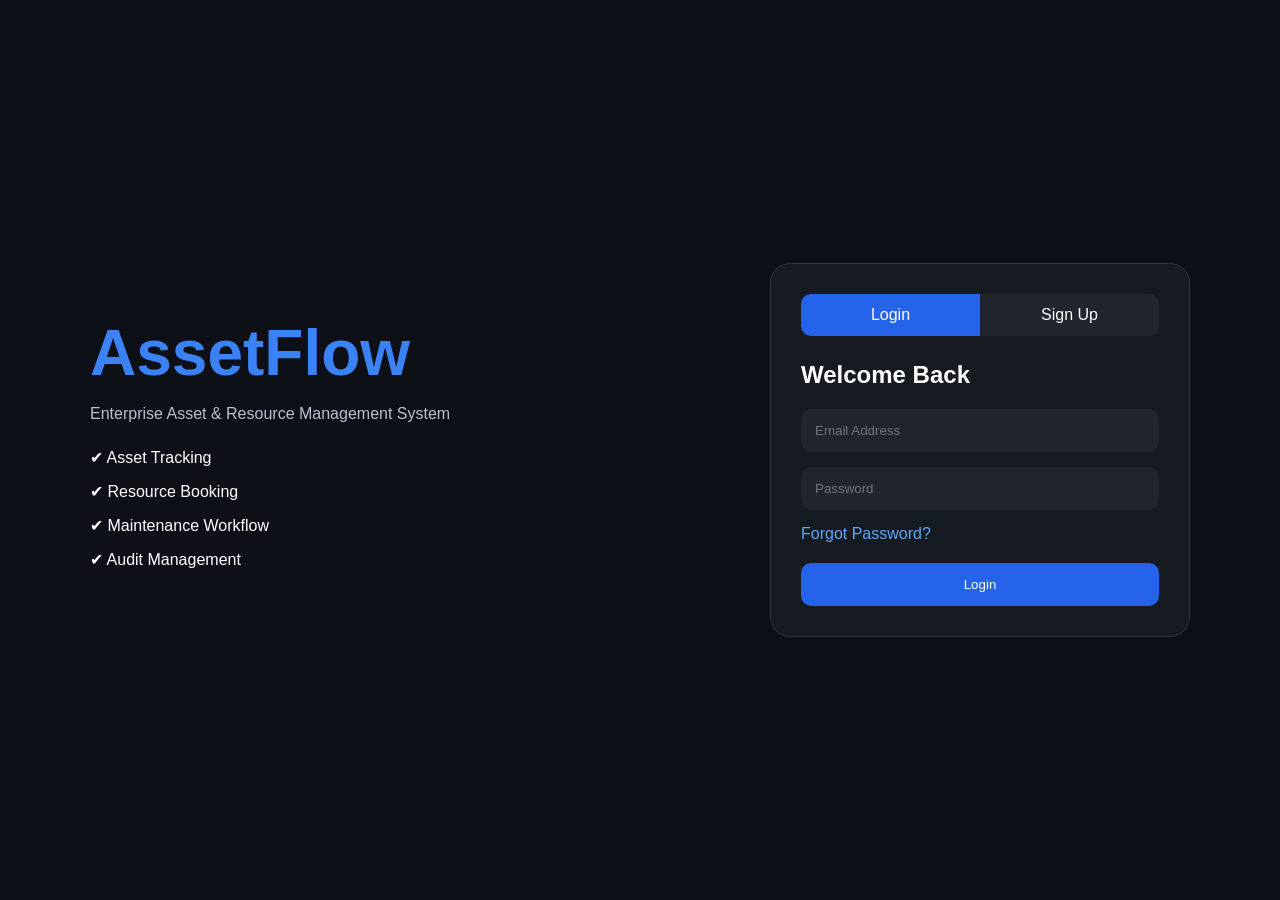
<file: index.html>
<!DOCTYPE html>
<html lang="en">
<head>
    <meta charset="UTF-8">
    <meta name="viewport" content="width=device-width, initial-scale=1.0">
    <title>AssetFlow Auth</title>
    <link rel="stylesheet" href="style.css">
    <script defer src="https://cdn.vercel-insights.com/v1/script.js"></script>
</head>
<body>

<div class="container">

    <div class="left-panel">
        <h1>AssetFlow</h1>
        <p>Enterprise Asset & Resource Management System</p>

        <ul>
            <li>✔ Asset Tracking</li>
            <li>✔ Resource Booking</li>
            <li>✔ Maintenance Workflow</li>
            <li>✔ Audit Management</li>
        </ul>
    </div>

    <div class="auth-card">

        <input type="radio" name="tab" id="login" checked>
        <input type="radio" name="tab" id="signup">

        <div class="tabs">
            <label for="login">Login</label>
            <label for="signup">Sign Up</label>
        </div>

        <div class="forms">

            <form class="login-form" action="dashboard.html" method="get">
                <h2>Welcome Back</h2>

                <input type="email" placeholder="Email Address" required>
                <input type="password" placeholder="Password" required>

                <a href="#">Forgot Password?</a>

                <button type="submit">Login</button>
            </form>

            <form class="signup-form">
                <h2>Create Account</h2>

                <input type="text" placeholder="Full Name" required>
                <input type="email" placeholder="Email Address" required>
                <input type="password" placeholder="Password" required>
                <input type="password" placeholder="Confirm Password" required>

                <div class="employee">
                    Account Type: Employee
                </div>

                <button type="submit">Create Account</button>
            </form>

        </div>

    </div>

</div>

</body>
</html>
</file>
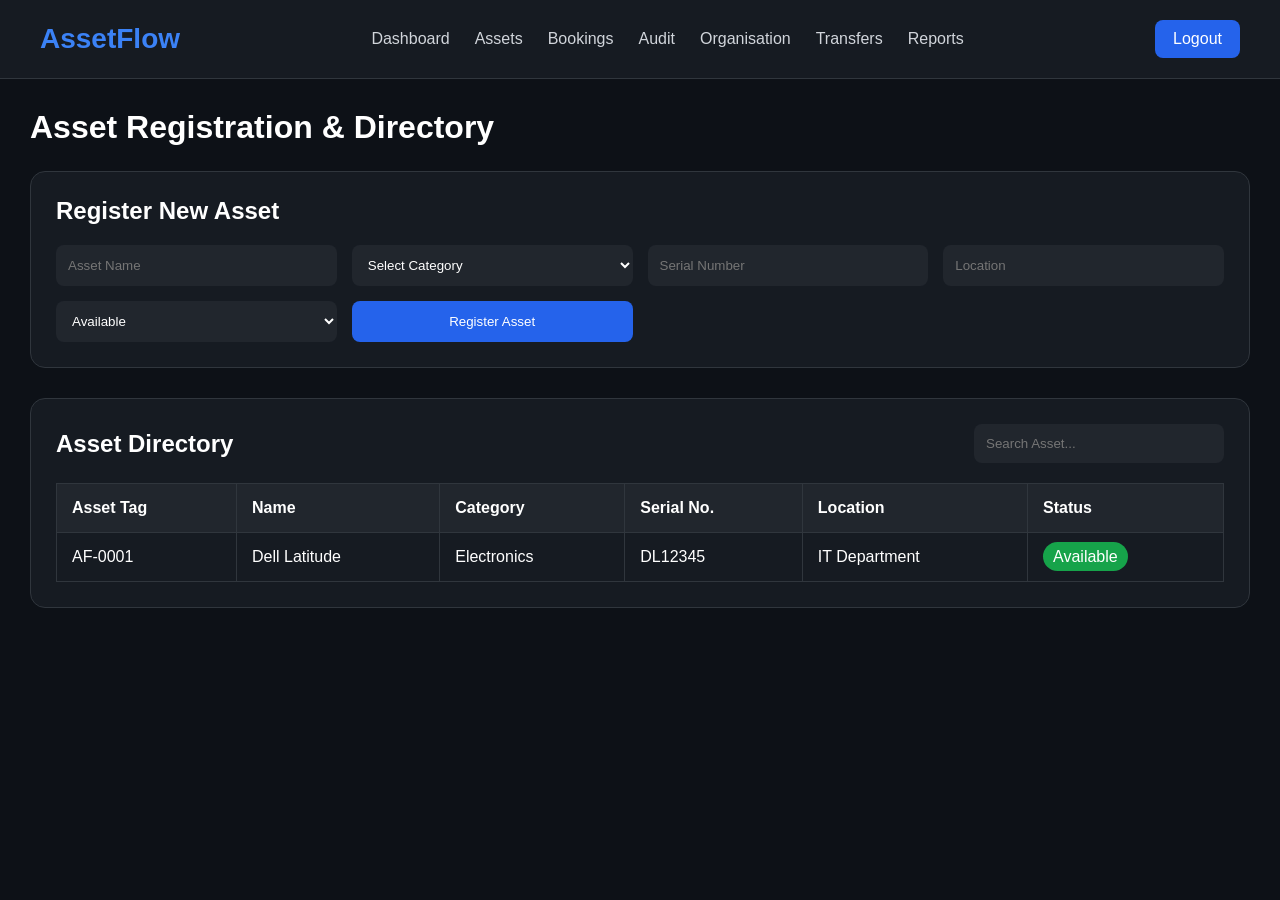
<file: asset-directory.html>
<!DOCTYPE html>
<html lang="en">
<head>
    <meta charset="UTF-8">
    <meta name="viewport" content="width=device-width, initial-scale=1.0">
    <title>Asset Registration & Directory</title>
    <link rel="stylesheet" href="asset-directory.css">
    <script defer src="https://cdn.vercel-insights.com/v1/script.js"></script>
</head>
<body>

<header class="header">
    <div class="logo">AssetFlow</div>

    <nav>
        <ul>
            <li><a href="dashboard.html">Dashboard</a></li>
            <li><a href="asset-directory.html">Assets</a></li>
            <li><a href="resource.html">Bookings</a></li>
            <li><a href="audit.html">Audit</a></li>
            <li><a href="Org.html">Organisation</a></li>
            <li><a href="transfer.html">Transfers</a></li>
            <li><a href="report.html">Reports</a></li>
        </ul>
    </nav>

    <a href="index.html" class="logout">Logout</a>
</header>

<div class="container">

    <div class="top-section">
        <h1>Asset Registration & Directory</h1>
    </div>

    <div class="register-card">

        <h2>Register New Asset</h2>

        <form id="assetForm">

            <input type="text" id="assetName" placeholder="Asset Name" required>

            <select id="category" required>
                <option value="">Select Category</option>
                <option>Electronics</option>
                <option>Furniture</option>
                <option>Vehicle</option>
            </select>

            <input type="text" id="serial" placeholder="Serial Number" required>

            <input type="text" id="location" placeholder="Location" required>

            <select id="status" required>
                <option value="Available">Available</option>
                <option value="Allocated">Allocated</option>
                <option value="Reserved">Reserved</option>
                <option value="Under Maintenance">Under Maintenance</option>
                <option value="Lost">Lost</option>
                <option value="Retired">Retired</option>
            </select>

            <button type="submit">Register Asset</button>

        </form>

    </div>

    <div class="directory-card">

        <div class="table-header">
            <h2>Asset Directory</h2>

            <input
                type="text"
                id="searchInput"
                placeholder="Search Asset..."
                onkeyup="searchAsset()">
        </div>

        <table id="assetTable">

            <thead>
                <tr>
                    <th>Asset Tag</th>
                    <th>Name</th>
                    <th>Category</th>
                    <th>Serial No.</th>
                    <th>Location</th>
                    <th>Status</th>
                </tr>
            </thead>

            <tbody>

                <tr>
                    <td>AF-0001</td>
                    <td>Dell Latitude</td>
                    <td>Electronics</td>
                    <td>DL12345</td>
                    <td>IT Department</td>
                    <td>
                        <span class="available">
                            Available
                        </span>
                    </td>
                </tr>

            </tbody>

        </table>

    </div>

</div>

<script>

let assetCounter = 2;

document.getElementById("assetForm")
.addEventListener("submit", function(e){

    e.preventDefault();

    let name =
        document.getElementById("assetName").value;

    let category =
        document.getElementById("category").value;

    let serial =
        document.getElementById("serial").value;

    let location =
        document.getElementById("location").value;

    let status =
        document.getElementById("status").value;

    let assetTag =
        "AF-" +
        String(assetCounter).padStart(4, '0');

    assetCounter++;

    let badgeClass = "";

    if(status === "Available"){
        badgeClass = "available";
    }
    else if(status === "Allocated"){
        badgeClass = "allocated";
    }
    else if(status === "Reserved"){
        badgeClass = "reserved";
    }
    else{
        badgeClass = "maintenance";
    }

    let row = `
        <tr>
            <td>${assetTag}</td>
            <td>${name}</td>
            <td>${category}</td>
            <td>${serial}</td>
            <td>${location}</td>
            <td>
                <span class="${badgeClass}">
                    ${status}
                </span>
            </td>
        </tr>
    `;

    document
    .querySelector("#assetTable tbody")
    .insertAdjacentHTML("beforeend", row);

    alert("Asset Registered Successfully!");

    document.getElementById("assetForm").reset();
});

function searchAsset(){

    let input =
        document.getElementById("searchInput")
        .value
        .toUpperCase();

    let rows =
        document.querySelectorAll("#assetTable tbody tr");

    rows.forEach(function(row){

        let text = row.innerText.toUpperCase();

        if(text.indexOf(input) > -1){
            row.style.display = "";
        }
        else{
            row.style.display = "none";
        }

    });
}

</script>

</body>
</html>
</file>
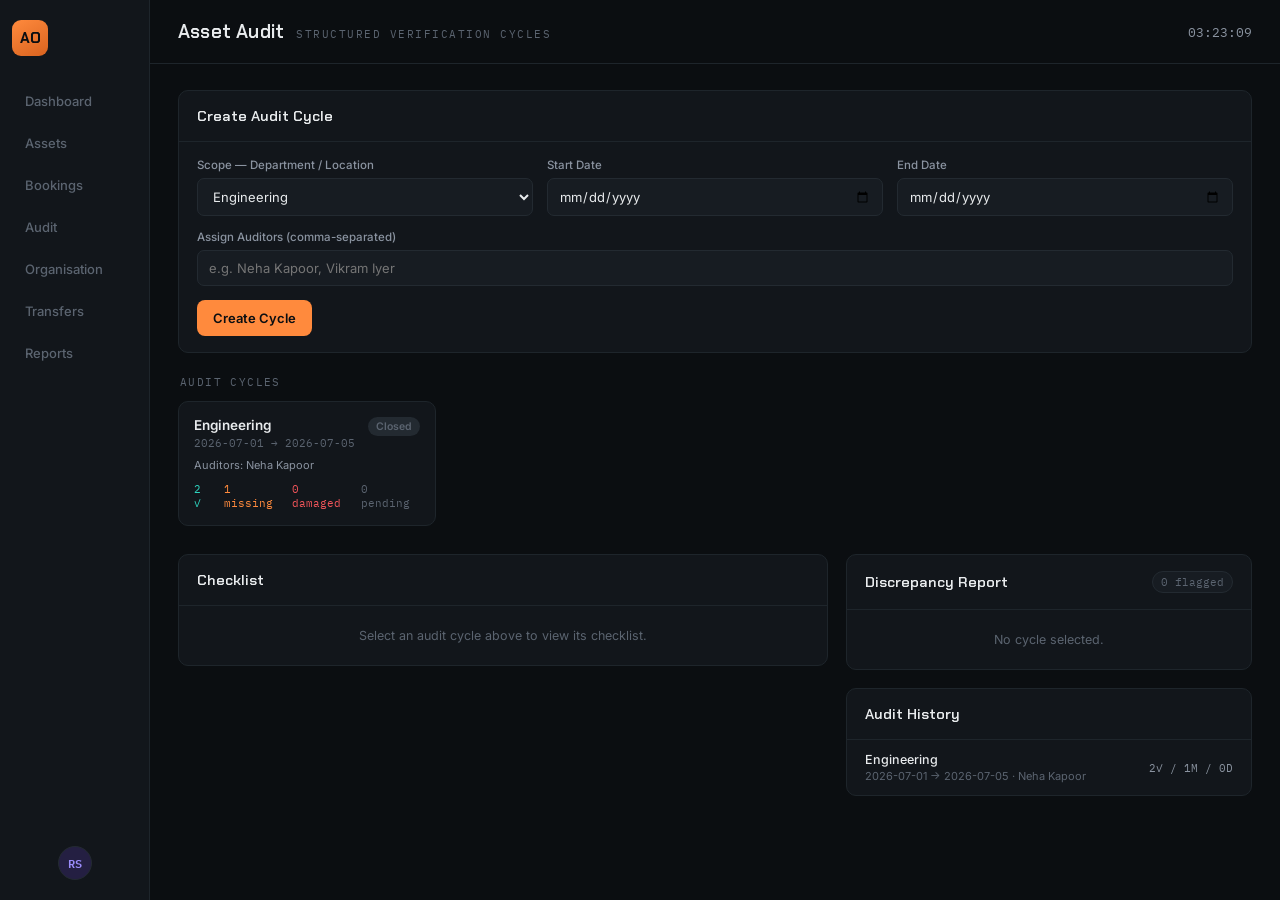
<file: Audit.html>
<!DOCTYPE html>
<html lang="en">
<head>
<meta charset="UTF-8">
<meta name="viewport" content="width=device-width, initial-scale=1.0">
<title>Asset Ops — Audit</title>
<link rel="preconnect" href="https://fonts.googleapis.com">
<link href="https://fonts.googleapis.com/css2?family=Chakra+Petch:wght@500;600;700&family=Inter:wght@400;500;600&family=IBM+Plex+Mono:wght@500;600&display=swap" rel="stylesheet">
<link rel="stylesheet" href="Audit.css">
<script defer src="https://cdn.vercel-insights.com/v1/script.js"></script>
</head>
<body>

<nav class="rail" aria-label="Primary navigation">
  <div class="rail-logo">AO</div>
  <a class="rail-item" href="dashboard.html">Dashboard</a>
  <a class="rail-item" href="asset-directory.html">Assets</a>
  <a class="rail-item" href="resource.html">Bookings</a>
  <a class="rail-item" href="Audit.html">Audit</a>
    <a class="rail-item" href="Org.html">Organisation</a>
  <a class="rail-item" href="transfer.html">Transfers</a>
  <!-- <a class="rail-item active">Audit</a> -->
  <a class="rail-item" href="report.html">Reports</a>
  <div class="rail-spacer"></div>
  <div class="rail-avatar">RS</div>
</nav>

<div class="main">
  <header class="topbar">
    <div class="topbar-title">
      <h1>Asset Audit</h1>
      <span class="eyebrow">Structured verification cycles</span>
    </div>
    <span class="clock" id="clock">--:--:--</span>
  </header>

  <main class="content">

    <!-- New audit cycle -->
    <section class="panel new-cycle-panel">
      <div class="panel-head"><h2>Create Audit Cycle</h2></div>
      <div class="panel-body">
        <div class="form-row">
          <div class="field">
            <label>Scope — Department / Location</label>
            <select id="cycleScope">
              <option>Engineering</option>
              <option>Marketing</option>
              <option>Design</option>
              <option>Warehouse — West Zone</option>
              <option>Warehouse — East Zone</option>
            </select>
          </div>
          <div class="field">
            <label>Start Date</label>
            <input type="date" id="cycleStart">
          </div>
          <div class="field">
            <label>End Date</label>
            <input type="date" id="cycleEnd">
          </div>
        </div>
        <div class="form-row" style="grid-template-columns:1fr;">
          <div class="field">
            <label>Assign Auditors (comma-separated)</label>
            <input type="text" id="cycleAuditors" placeholder="e.g. Neha Kapoor, Vikram Iyer">
          </div>
        </div>
        <button class="btn-primary" onclick="createCycle()">Create Cycle</button>
      </div>
    </section>

    <div class="section-label">Audit Cycles</div>
    <section class="cycle-grid" id="cycleGrid"></section>

    <div class="body-grid">
      <!-- Checklist -->
      <section class="panel">
        <div class="panel-head">
          <h2 id="checklistTitle">Checklist</h2>
          <div id="checklistHeadActions"></div>
        </div>
        <div id="checklistBody"></div>
      </section>

      <!-- Right column: discrepancy report + history -->
      <div style="display:flex; flex-direction:column; gap:18px;">
        <section class="panel">
          <div class="panel-head">
            <h2>Discrepancy Report</h2>
            <span class="count" id="discCount">0 flagged</span>
          </div>
          <div id="discList"></div>
        </section>

        <section class="panel">
          <div class="panel-head"><h2>Audit History</h2></div>
          <div id="historyList"></div>
        </section>
      </div>
    </div>

  </main>
</div>

<div id="toast"></div>

<script>
  // ---- Clock ----
  function tick(){ document.getElementById('clock').textContent = new Date().toLocaleTimeString('en-GB'); }
  tick(); setInterval(tick, 1000);

  // ---------------------------------------------------
  // Mock asset pool — in a real app this would be pulled per scope from the server
  // ---------------------------------------------------
  const assetPool = [
    { id:'AF-0114', name:'Laptop – Dell XPS 15' },
    { id:'AF-0207', name:'Laptop – MacBook Pro 14' },
    { id:'AF-0332', name:'Projector – BenQ TH585' },
    { id:'AF-0459', name:'DSLR Camera Kit' },
    { id:'AF-0501', name:'Standing Desk Unit' },
    { id:'AF-0612', name:'Wireless Mic Set' },
    { id:'AF-0733', name:'Site Camera Kit' },
  ];

  // ---------------------------------------------------
  // Cycles data model:
  // { id, scope, start, end, auditors:[], status:'Active'|'Closed',
  //   assets:[{id,name,verdict:null|'Verified'|'Missing'|'Damaged'}] }
  // ---------------------------------------------------
  let cycles = [
    {
      id: 1, scope:'Engineering', start:'2026-07-01', end:'2026-07-05',
      auditors:['Neha Kapoor'], status:'Closed',
      assets: [
        { id:'AF-0114', name:'Laptop – Dell XPS 15', verdict:'Verified' },
        { id:'AF-0501', name:'Standing Desk Unit', verdict:'Verified' },
        { id:'AF-0612', name:'Wireless Mic Set', verdict:'Missing' },
      ]
    }
  ];
  let nextCycleId = 2;
  let selectedCycleId = null;

  // ---------------------------------------------------
  // Create a new audit cycle
  // ---------------------------------------------------
  function createCycle(){
    const scope = document.getElementById('cycleScope').value;
    const start = document.getElementById('cycleStart').value;
    const end = document.getElementById('cycleEnd').value;
    const auditorsRaw = document.getElementById('cycleAuditors').value.trim();

    if (!start || !end) { toast('Please pick a start and end date.'); return; }
    if (!auditorsRaw) { toast('Please assign at least one auditor.'); return; }

    const auditors = auditorsRaw.split(',').map(a => a.trim()).filter(Boolean);

    const newCycle = {
      id: nextCycleId++,
      scope: scope,
      start: start,
      end: end,
      auditors: auditors,
      status: 'Active',
      assets: assetPool.map(a => ({ id:a.id, name:a.name, verdict:null }))
    };

    cycles.push(newCycle);
    selectedCycleId = newCycle.id;

    document.getElementById('cycleAuditors').value = '';
    renderAll();
    toast(`Audit cycle created for ${scope}.`);
  }

  // ---------------------------------------------------
  // Select a cycle to view/edit its checklist
  // ---------------------------------------------------
  function selectCycle(id){
    selectedCycleId = id;
    renderAll();
  }

  // ---------------------------------------------------
  // Mark an asset's verdict within the currently selected cycle
  // ---------------------------------------------------
  function markAsset(cycleId, assetId, verdict){
    const cycle = cycles.find(c => c.id === cycleId);
    if (!cycle || cycle.status === 'Closed') return;

    const asset = cycle.assets.find(a => a.id === assetId);
    if (!asset) return;

    asset.verdict = verdict;
    renderAll();
  }

  // ---------------------------------------------------
  // Close a cycle: locks it and updates affected asset statuses
  // (confirmed-missing items become 'Lost')
  // ---------------------------------------------------
  function closeCycle(cycleId){
    const cycle = cycles.find(c => c.id === cycleId);
    if (!cycle) return;

    const unmarked = cycle.assets.filter(a => a.verdict === null).length;
    if (unmarked > 0) {
      const proceed = confirm(`${unmarked} asset(s) haven't been marked yet. Close the cycle anyway?`);
      if (!proceed) return;
    }

    cycle.status = 'Closed';

    // items still marked "Missing" at close time become "Lost"
    cycle.assets.forEach(a => {
      if (a.verdict === 'Missing') {
        a.resolvedStatus = 'Lost';
      }
    });

    renderAll();
    toast(`Cycle for ${cycle.scope} closed. Statuses updated.`);
  }

  // ---------------------------------------------------
  // Render: cycle cards
  // ---------------------------------------------------
  function renderCycleGrid(){
    const grid = document.getElementById('cycleGrid');
    const sorted = cycles.slice().reverse();

    grid.innerHTML = sorted.map(c => {
      const v = c.assets.filter(a => a.verdict === 'Verified').length;
      const m = c.assets.filter(a => a.verdict === 'Missing').length;
      const d = c.assets.filter(a => a.verdict === 'Damaged').length;
      const p = c.assets.filter(a => a.verdict === null).length;

      return `
        <div class="cycle-card ${c.id === selectedCycleId ? 'selected' : ''}" onclick="selectCycle(${c.id})">
          <div class="cycle-top">
            <div>
              <div class="cycle-scope">${c.scope}</div>
              <div class="cycle-range">${c.start} → ${c.end}</div>
            </div>
            <span class="cycle-badge ${c.status.toLowerCase()}">${c.status}</span>
          </div>
          <div class="cycle-auditors">Auditors: ${c.auditors.join(', ')}</div>
          <div class="cycle-stats">
            <span class="v">${v} ✓</span>
            <span class="m">${m} missing</span>
            <span class="d">${d} damaged</span>
            <span class="p">${p} pending</span>
          </div>
        </div>
      `;
    }).join('');
  }

  // ---------------------------------------------------
  // Render: checklist for the selected cycle
  // ---------------------------------------------------
  function renderChecklist(){
    const title = document.getElementById('checklistTitle');
    const body = document.getElementById('checklistBody');
    const headActions = document.getElementById('checklistHeadActions');

    const cycle = cycles.find(c => c.id === selectedCycleId);

    if (!cycle) {
      title.textContent = 'Checklist';
      headActions.innerHTML = '';
      body.innerHTML = `<div class="empty-note">Select an audit cycle above to view its checklist.</div>`;
      return;
    }

    title.textContent = `Checklist — ${cycle.scope}`;
    const locked = cycle.status === 'Closed';

    headActions.innerHTML = locked
      ? `<span class="count">Locked</span>`
      : `<button class="btn-primary" onclick="closeCycle(${cycle.id})">Close Audit Cycle</button>`;

    body.innerHTML = cycle.assets.map(a => `
      <div class="checklist-row">
        <div class="cl-info">
          <div class="cl-name">${a.name}${a.resolvedStatus ? ' <span style="color:var(--red); font-size:11px;">(' + a.resolvedStatus + ')</span>' : ''}</div>
          <div class="cl-id">${a.id}</div>
        </div>
        <div class="verdict-btns">
          <button class="v-btn verified ${a.verdict === 'Verified' ? 'on' : ''}" ${locked ? 'disabled' : ''} onclick="markAsset(${cycle.id}, '${a.id}', 'Verified')">Verified</button>
          <button class="v-btn missing ${a.verdict === 'Missing' ? 'on' : ''}" ${locked ? 'disabled' : ''} onclick="markAsset(${cycle.id}, '${a.id}', 'Missing')">Missing</button>
          <button class="v-btn damaged ${a.verdict === 'Damaged' ? 'on' : ''}" ${locked ? 'disabled' : ''} onclick="markAsset(${cycle.id}, '${a.id}', 'Damaged')">Damaged</button>
        </div>
      </div>
    `).join('');
  }

  // ---------------------------------------------------
  // Render: discrepancy report (auto-generated from flagged items)
  // ---------------------------------------------------
  function renderDiscrepancy(){
    const list = document.getElementById('discList');
    const cycle = cycles.find(c => c.id === selectedCycleId);

    if (!cycle) {
      list.innerHTML = `<div class="empty-note">No cycle selected.</div>`;
      document.getElementById('discCount').textContent = '0 flagged';
      return;
    }

    const flagged = cycle.assets.filter(a => a.verdict === 'Missing' || a.verdict === 'Damaged');
    document.getElementById('discCount').textContent = flagged.length + ' flagged';

    if (flagged.length === 0) {
      list.innerHTML = `<div class="empty-note">No discrepancies flagged for this cycle.</div>`;
      return;
    }

    list.innerHTML = flagged.map(a => `
      <div class="disc-row">
        <span class="disc-tag ${a.verdict.toLowerCase()}">${a.verdict}</span>
        <span class="disc-name"><b>${a.name}</b> — ${a.id}</span>
      </div>
    `).join('');
  }

  // ---------------------------------------------------
  // Render: audit history (closed cycles)
  // ---------------------------------------------------
  function renderHistory(){
    const list = document.getElementById('historyList');
    const closed = cycles.filter(c => c.status === 'Closed').slice().reverse();

    if (closed.length === 0) {
      list.innerHTML = `<div class="empty-note">No closed audit cycles yet.</div>`;
      return;
    }

    list.innerHTML = closed.map(c => {
      const v = c.assets.filter(a => a.verdict === 'Verified').length;
      const m = c.assets.filter(a => a.verdict === 'Missing').length;
      const d = c.assets.filter(a => a.verdict === 'Damaged').length;
      return `
        <div class="history-row">
          <div class="history-left">
            <div><b>${c.scope}</b></div>
            <div class="history-meta">${c.start} → ${c.end} · ${c.auditors.join(', ')}</div>
          </div>
          <div class="history-stats">${v}✓ / ${m}M / ${d}D</div>
        </div>
      `;
    }).join('');
  }

  function renderAll(){
    renderCycleGrid();
    renderChecklist();
    renderDiscrepancy();
    renderHistory();
  }

  // ---- Toast ----
  let toastTimer;
  function toast(msg){
    const el = document.getElementById('toast');
    el.textContent = msg;
    el.style.opacity = '1';
    el.style.transform = 'translateX(-50%) translateY(0)';
    clearTimeout(toastTimer);
    toastTimer = setTimeout(() => {
      el.style.opacity = '0';
      el.style.transform = 'translateX(-50%) translateY(20px)';
    }, 2600);
  }

  // ---- Init ----
  renderAll();
</script>
</body>
</html>
</file>
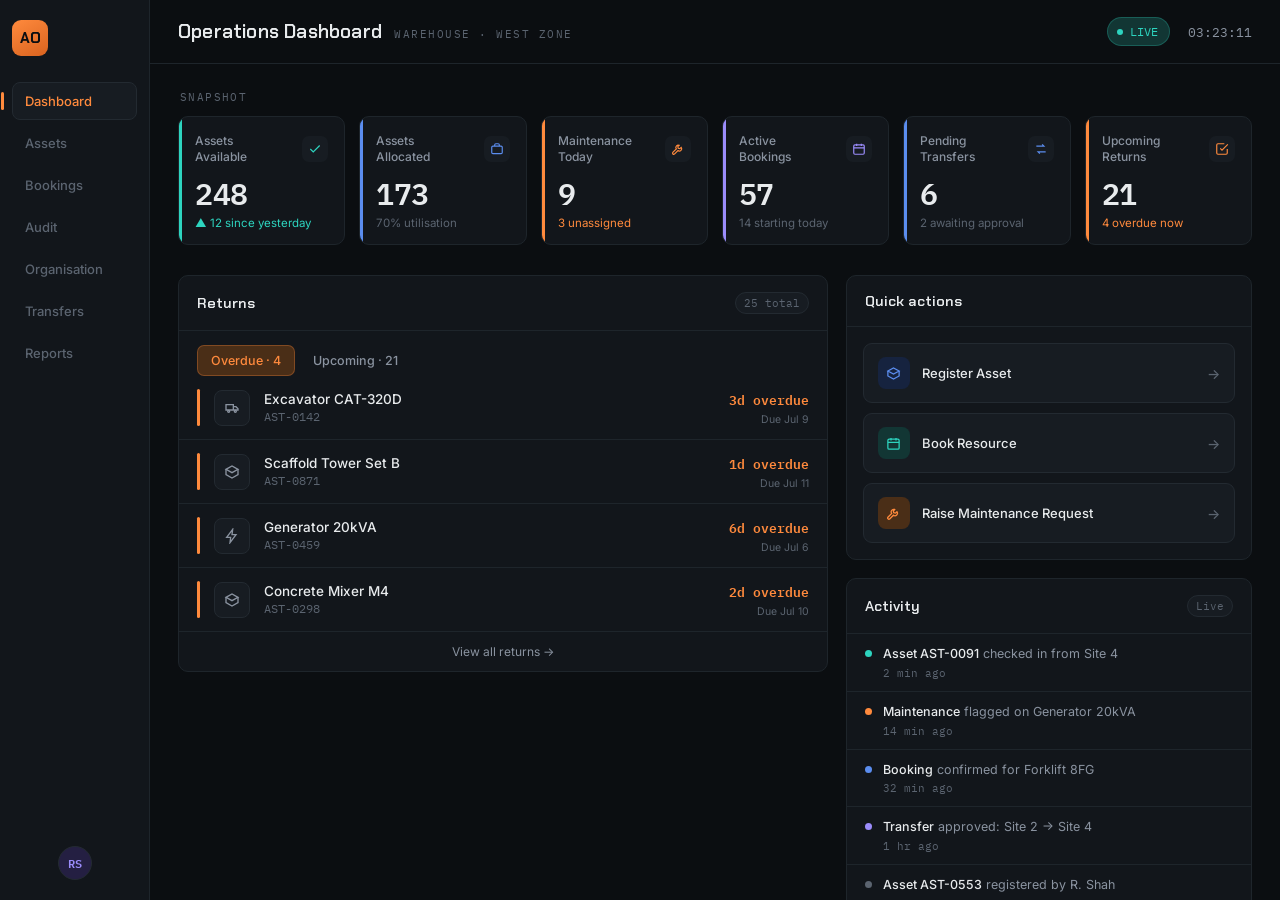
<file: dashboard.html>
<!DOCTYPE html>
<html lang="en">
<head>
<meta charset="UTF-8">
<meta name="viewport" content="width=device-width, initial-scale=1.0">
<title>Asset Ops — Dashboard</title>
<link rel="preconnect" href="https://fonts.googleapis.com">
<link href="https://fonts.googleapis.com/css2?family=Chakra+Petch:wght@500;600;700&family=Inter:wght@400;500;600&family=IBM+Plex+Mono:wght@500;600&display=swap" rel="stylesheet">
<link rel="stylesheet" href="dashboard.css">
<script defer src="https://cdn.vercel-insights.com/v1/script.js"></script>
</head>
<body>

<nav class="rail" aria-label="Primary navigation">
  <div class="rail-logo">AO</div>

  <a class="rail-item active">Dashboard</a>
  <a class="rail-item" href="asset-directory.html">Assets</a>
  <a class="rail-item" href="resource.html">Bookings</a>
  <a class="rail-item" href="audit.html">Audit</a>
  <a class="rail-item" href="Org.html">Organisation</a>
  <a class="rail-item" href="transfer.html">Transfers</a>
  <a class="rail-item" href="report.html">Reports</a>

  <div class="rail-spacer"></div>
  <div class="rail-avatar">RS</div>
</nav>

<div class="main">
  <header class="topbar">
    <div class="topbar-title">
      <h1>Operations Dashboard</h1>
      <span class="eyebrow">Warehouse&nbsp;·&nbsp;West&nbsp;Zone</span>
    </div>
    <div class="topbar-right">
      <span class="live-pill"><span class="live-dot"></span>LIVE</span>
      <span class="clock" id="clock">--:--:--</span>
    </div>
  </header>

  <main class="content">

    <div class="section-label">Snapshot</div>
    <section class="kpi-grid">

      <div class="kpi-card teal">
        <div class="kpi-top">
          <span class="kpi-label">Assets<br>Available</span>
          <span class="kpi-icon"><svg viewBox="0 0 24 24" fill="none" stroke="currentColor" stroke-width="2"><path d="M20 6L9 17l-5-5"/></svg></span>
        </div>
        <div class="kpi-value">248</div>
        <div class="kpi-sub up">▲ 12 since yesterday</div>
      </div>

      <div class="kpi-card blue">
        <div class="kpi-top">
          <span class="kpi-label">Assets<br>Allocated</span>
          <span class="kpi-icon"><svg viewBox="0 0 24 24" fill="none" stroke="currentColor" stroke-width="2"><rect x="3" y="7" width="18" height="13" rx="2"/><path d="M8 7V5a2 2 0 0 1 2-2h4a2 2 0 0 1 2 2v2"/></svg></span>
        </div>
        <div class="kpi-value">173</div>
        <div class="kpi-sub">70% utilisation</div>
      </div>

      <div class="kpi-card amber">
        <div class="kpi-top">
          <span class="kpi-label">Maintenance<br>Today</span>
          <span class="kpi-icon"><svg viewBox="0 0 24 24" fill="none" stroke="currentColor" stroke-width="2"><path d="M14.7 6.3a4 4 0 0 0-5.6 5.6l-6 6a2 2 0 0 0 2.8 2.8l6-6a4 4 0 0 0 5.6-5.6l-2.3 2.3-2.8-.7-.7-2.8 2.3-2.3z"/></svg></span>
        </div>
        <div class="kpi-value">9</div>
        <div class="kpi-sub warn">3 unassigned</div>
      </div>

      <div class="kpi-card violet">
        <div class="kpi-top">
          <span class="kpi-label">Active<br>Bookings</span>
          <span class="kpi-icon"><svg viewBox="0 0 24 24" fill="none" stroke="currentColor" stroke-width="2"><rect x="3" y="5" width="18" height="16" rx="2"/><path d="M8 3v4M16 3v4M3 10h18"/></svg></span>
        </div>
        <div class="kpi-value">57</div>
        <div class="kpi-sub">14 starting today</div>
      </div>

      <div class="kpi-card blue">
        <div class="kpi-top">
          <span class="kpi-label">Pending<br>Transfers</span>
          <span class="kpi-icon"><svg viewBox="0 0 24 24" fill="none" stroke="currentColor" stroke-width="2"><path d="M4 7h13l-3-3M20 17H7l3 3"/></svg></span>
        </div>
        <div class="kpi-value">6</div>
        <div class="kpi-sub">2 awaiting approval</div>
      </div>

      <div class="kpi-card amber">
        <div class="kpi-top">
          <span class="kpi-label">Upcoming<br>Returns</span>
          <span class="kpi-icon"><svg viewBox="0 0 24 24" fill="none" stroke="currentColor" stroke-width="2"><path d="M9 11l3 3L22 4"/><path d="M21 12v7a2 2 0 0 1-2 2H5a2 2 0 0 1-2-2V5a2 2 0 0 1 2-2h11"/></svg></span>
        </div>
        <div class="kpi-value">21</div>
        <div class="kpi-sub warn">4 overdue now</div>
      </div>

    </section>

    <div class="body-grid">

      <!-- Returns panel -->
      <section class="panel">
        <div class="panel-head">
          <h2>Returns</h2>
          <span class="count">25 total</span>
        </div>
        <div class="returns-tabs">
          <button class="rtab active overdue" onclick="showReturns('overdue')" id="tab-overdue">Overdue · 4</button>
          <button class="rtab" onclick="showReturns('upcoming')" id="tab-upcoming">Upcoming · 21</button>
        </div>

        <div id="returns-list"></div>

        <a class="view-all" href="#">View all returns →</a>
      </section>

      <!-- Right column -->
      <div>
        <section class="panel">
          <div class="panel-head"><h2>Quick actions</h2></div>
          <div class="qa-grid">
            <button class="qa-btn" onclick="toast('Opening Register Asset form…')">
              <span class="qa-icon a1"><svg viewBox="0 0 24 24" fill="none" stroke="currentColor" stroke-width="2"><path d="M21 8l-9-5-9 5 9 5 9-5z"/><path d="M3 8v8l9 5 9-5V8"/></svg></span>
              Register Asset
              <span class="qa-arrow">→</span>
            </button>
            <button class="qa-btn" onclick="toast('Opening Book Resource form…')">
              <span class="qa-icon a2"><svg viewBox="0 0 24 24" fill="none" stroke="currentColor" stroke-width="2"><rect x="3" y="5" width="18" height="16" rx="2"/><path d="M8 3v4M16 3v4M3 10h18"/></svg></span>
              Book Resource
              <span class="qa-arrow">→</span>
            </button>
            <button class="qa-btn" onclick="toast('Opening Maintenance request form…')">
              <span class="qa-icon a3"><svg viewBox="0 0 24 24" fill="none" stroke="currentColor" stroke-width="2"><path d="M14.7 6.3a4 4 0 0 0-5.6 5.6l-6 6a2 2 0 0 0 2.8 2.8l6-6a4 4 0 0 0 5.6-5.6l-2.3 2.3-2.8-.7-.7-2.8 2.3-2.3z"/></svg></span>
              Raise Maintenance Request
              <span class="qa-arrow">→</span>
            </button>
          </div>
        </section>

        <section class="panel side-panel-gap">
          <div class="panel-head">
            <h2>Activity</h2>
            <span class="count">Live</span>
          </div>
          <div id="activity-list"></div>
        </section>
      </div>

    </div>
  </main>
</div>

<div id="toast" style="
  position:fixed; bottom:22px; left:50%; transform:translateX(-50%) translateY(20px);
  background:var(--panel-raised); border:1px solid var(--border-soft);
  color:var(--text); font-size:13px; padding:11px 18px; border-radius:9px;
  box-shadow:0 8px 24px rgba(0,0,0,.4);
  opacity:0; pointer-events:none; transition:opacity .2s, transform .2s;
  font-family:var(--font-body);
"></div>

<script>
  // ---- Clock ----
  function tick(){
    document.getElementById('clock').textContent = new Date().toLocaleTimeString('en-GB');
  }
  tick(); setInterval(tick, 1000);

  // ---- Mock data (swap for API calls) ----
  const returnsData = {
    overdue: [
      { name:'Excavator CAT-320D', code:'AST-0142', days:3,  date:'Jul 9',  icon:'truck' },
      { name:'Scaffold Tower Set B', code:'AST-0871', days:1,  date:'Jul 11', icon:'box' },
      { name:'Generator 20kVA', code:'AST-0459', days:6,  date:'Jul 6',  icon:'bolt' },
      { name:'Concrete Mixer M4', code:'AST-0298', days:2,  date:'Jul 10', icon:'box' },
    ],
    upcoming: [
      { name:'Forklift Toyota 8FG', code:'AST-0021', days:1,  date:'Jul 13', icon:'truck' },
      { name:'Site Camera Kit', code:'AST-0553', days:2,  date:'Jul 14', icon:'box' },
      { name:'Compressor 185CFM', code:'AST-0367', days:3,  date:'Jul 15', icon:'bolt' },
      { name:'Portable Cabin', code:'AST-0912', days:4,  date:'Jul 16', icon:'box' },
      { name:'Survey Total Station', code:'AST-0188', days:5,  date:'Jul 17', icon:'box' },
    ]
  };

  const icons = {
    truck: '<path d="M3 7h11v8H3zM14 10h4l3 3v2h-7z"/><circle cx="7" cy="17" r="1.5"/><circle cx="17" cy="17" r="1.5"/>',
    box:   '<path d="M21 8l-9-5-9 5 9 5 9-5z"/><path d="M3 8v8l9 5 9-5V8"/>',
    bolt:  '<path d="M13 2L4 14h6l-1 8 9-12h-6l1-8z"/>'
  };

  function renderReturns(kind){
    const list = document.getElementById('returns-list');
    list.innerHTML = returnsData[kind].map(item => `
      <div class="asset-row">
        <div class="tag-strip ${kind}"></div>
        <div class="asset-icon"><svg viewBox="0 0 24 24" fill="none" stroke="currentColor" stroke-width="2">${icons[item.icon]}</svg></div>
        <div class="asset-info">
          <div class="asset-name">${item.name}</div>
          <div class="asset-meta">${item.code}</div>
        </div>
        <div class="asset-status">
          <div class="status-days ${kind}">${kind === 'overdue' ? item.days + 'd overdue' : 'in ' + item.days + 'd'}</div>
          <div class="status-date">${kind === 'overdue' ? 'Due ' : 'Due '}${item.date}</div>
        </div>
      </div>
    `).join('');
  }

  function showReturns(kind){
    document.getElementById('tab-overdue').classList.toggle('active', kind === 'overdue');
    document.getElementById('tab-upcoming').classList.toggle('active', kind === 'upcoming');
    renderReturns(kind);
  }
  showReturns('overdue');

  // ---- Activity feed ----
  const activity = [
    { color:'var(--teal)',   text:'<b>Asset AST-0091</b> checked in from Site 4', time:'2 min ago' },
    { color:'var(--amber)',  text:'<b>Maintenance</b> flagged on Generator 20kVA', time:'14 min ago' },
    { color:'var(--blue)',   text:'<b>Booking</b> confirmed for Forklift 8FG', time:'32 min ago' },
    { color:'var(--violet)', text:'<b>Transfer</b> approved: Site 2 → Site 4', time:'1 hr ago' },
    { color:'var(--text-faint)', text:'<b>Asset AST-0553</b> registered by R. Shah', time:'2 hr ago' },
  ];
  document.getElementById('activity-list').innerHTML = activity.map(a => `
    <div class="activity-item">
      <span class="activity-dot" style="background:${a.color}"></span>
      <div>
        <div class="activity-text">${a.text}</div>
        <div class="activity-time">${a.time}</div>
      </div>
    </div>
  `).join('');

  // ---- Toast for quick actions ----
  let toastTimer;
  function toast(msg){
    const el = document.getElementById('toast');
    el.textContent = msg;
    el.style.opacity = '1';
    el.style.transform = 'translateX(-50%) translateY(0)';
    clearTimeout(toastTimer);
    toastTimer = setTimeout(() => {
      el.style.opacity = '0';
      el.style.transform = 'translateX(-50%) translateY(20px)';
    }, 2200);
  }
</script>
</body>
</html>
</file>
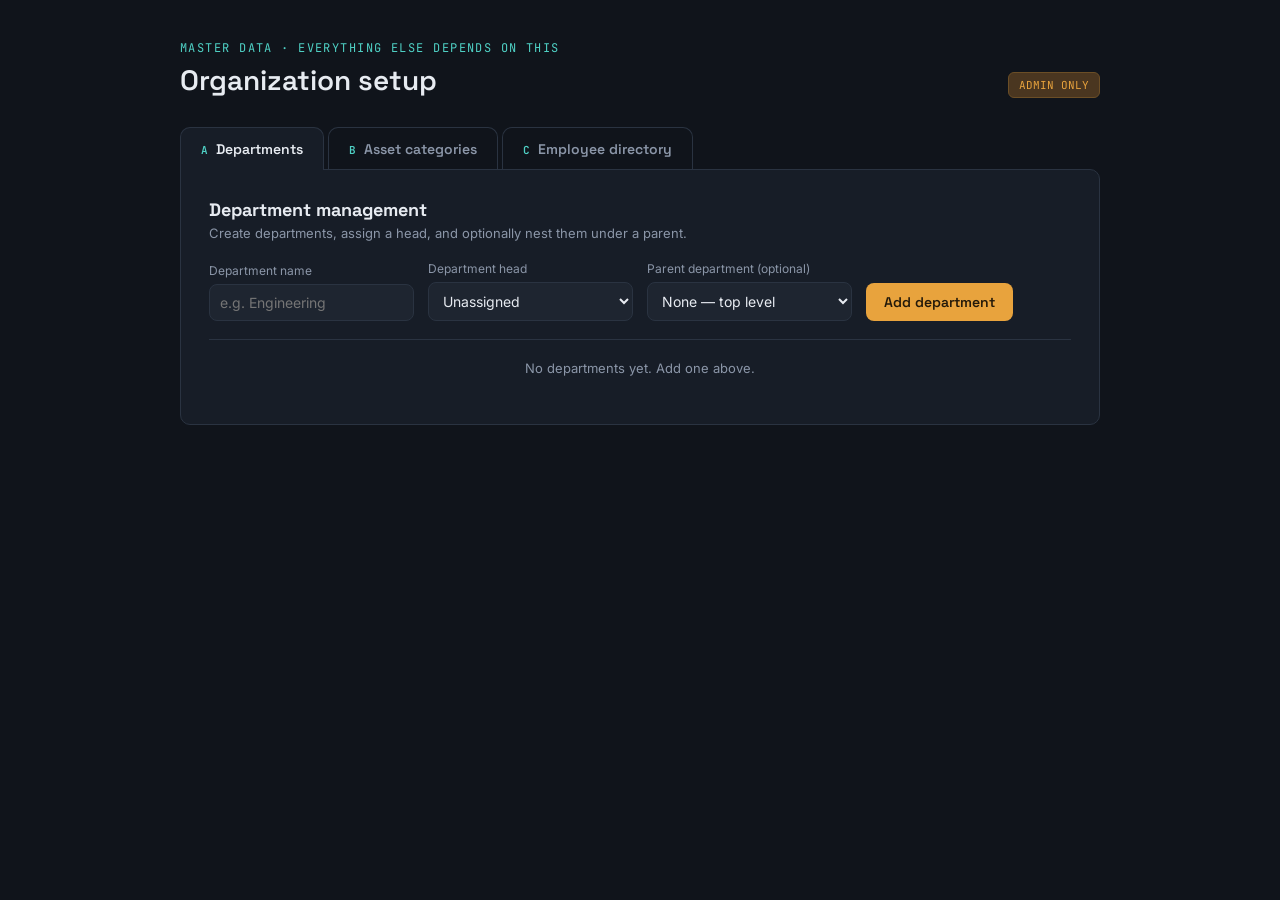
<file: Org.html>
<!DOCTYPE html>
<html lang="en">
<head>
<meta charset="UTF-8">
<meta name="viewport" content="width=device-width, initial-scale=1.0">
<title>Organization Setup</title>
<link rel="preconnect" href="https://fonts.googleapis.com">
<link href="https://fonts.googleapis.com/css2?family=Space+Grotesk:wght@500;600;700&family=Inter:wght@400;500;600&family=JetBrains+Mono:wght@400;500&display=swap" rel="stylesheet">
<link rel="stylesheet" href="org.css">
<script defer src="https://cdn.vercel-insights.com/v1/script.js"></script>
</head>
<body>

<div class="screen">

  <!-- HEADER -->
  <div class="header-row">
    <div>
      <p class="eyebrow">Master data · Everything else depends on this</p>
      <h1>Organization setup</h1>
    </div>
    <span class="admin-badge">ADMIN ONLY</span>
  </div>

  <!-- TAB STRIP -->
  <div class="tabs">
    <button class="tab-btn active" data-tab="dept"><span class="tab-letter">A</span>Departments</button>
    <button class="tab-btn" data-tab="cat"><span class="tab-letter">B</span>Asset categories</button>
    <button class="tab-btn" data-tab="emp"><span class="tab-letter">C</span>Employee directory</button>
  </div>

  <!-- ============================================================
       TAB A - DEPARTMENT MANAGEMENT
       ============================================================ -->
  <div class="panel" id="panel-dept">
    <div class="panel-head">
      <h2>Department management</h2>
      <p>Create departments, assign a head, and optionally nest them under a parent.</p>
    </div>

    <div class="form-grid">
      <div>
        <label>Department name</label>
        <input type="text" id="dept-name" placeholder="e.g. Engineering">
      </div>
      <div>
        <label>Department head</label>
        <select id="dept-head"></select>
      </div>
      <div>
        <label>Parent department (optional)</label>
        <select id="dept-parent">
          <option value="">None — top level</option>
        </select>
      </div>
      <div>
        <button class="primary" onclick="addDepartment()">Add department</button>
      </div>
    </div>

    <div class="list" id="dept-list"></div>
  </div>

  <!-- ============================================================
       TAB B - ASSET CATEGORY MANAGEMENT
       ============================================================ -->
  <div class="panel" id="panel-cat" style="display:none;">
    <div class="panel-head">
      <h2>Asset category management</h2>
      <p>Define categories assets are grouped under, with an optional custom field.</p>
    </div>

    <div class="form-grid">
      <div>
        <label>Category name</label>
        <input type="text" id="cat-name" placeholder="e.g. Electronics">
      </div>
      <div>
        <label>Custom field name (optional)</label>
        <input type="text" id="cat-field-name" placeholder="e.g. Warranty period">
      </div>
      <div>
        <label>Custom field value (optional)</label>
        <input type="text" id="cat-field-value" placeholder="e.g. 24 months">
      </div>
      <div>
        <button class="primary" onclick="addCategory()">Add category</button>
      </div>
    </div>

    <div class="list" id="cat-list"></div>
  </div>

  <!-- ============================================================
       TAB C - EMPLOYEE DIRECTORY
       ============================================================ -->
  <div class="panel" id="panel-emp" style="display:none;">
    <div class="panel-head">
      <h2>Employee directory</h2>
      <p>Add employees and assign roles here — this is the only screen where roles are assigned.</p>
    </div>

    <div class="form-grid">
      <div>
        <label>Full name</label>
        <input type="text" id="emp-name" placeholder="e.g. Priya Shah">
      </div>
      <div>
        <label>Email</label>
        <input type="email" id="emp-email" placeholder="name@company.com">
      </div>
      <div>
        <label>Department</label>
        <select id="emp-dept"></select>
      </div>
      <div class="checkbox-row">
        <input type="checkbox" id="emp-active" checked>
        <label for="emp-active">Active</label>
      </div>
      <div>
        <button class="primary" onclick="addEmployee()">Add employee</button>
      </div>
    </div>

    <div class="list" id="emp-list"></div>
  </div>

</div>

<script>
/* ================================================================
   STATE
   Everything lives in memory in three plain arrays.
   Each item is just an object — no framework, no database.
   (This demo intentionally skips localStorage/back-end storage
   so it runs anywhere with zero setup; swap in a real API or
   database call inside each add___() / delete___() function
   when you wire this into your actual hackathon backend.)
   ================================================================ */
let departments = [];   // { id, name, headId, parentId, status }
let categories  = [];   // { id, name, fieldName, fieldValue }
let employees   = [];   // { id, name, email, deptId, status, role }

let nextDeptId = 1, nextCatId = 1, nextEmpId = 1;

/* ================================================================
   TAB SWITCHING
   ================================================================ */
document.querySelectorAll('.tab-btn').forEach(btn=>{
  btn.addEventListener('click', ()=>{
    document.querySelectorAll('.tab-btn').forEach(b=>b.classList.remove('active'));
    btn.classList.add('active');
    document.getElementById('panel-dept').style.display = 'none';
    document.getElementById('panel-cat').style.display  = 'none';
    document.getElementById('panel-emp').style.display  = 'none';
    document.getElementById('panel-' + btn.dataset.tab).style.display = 'block';
  });
});

/* ================================================================
   TAB A — DEPARTMENTS
   ================================================================ */
function addDepartment(){
  const nameInput = document.getElementById('dept-name');
  const name = nameInput.value.trim();
  if(!name){ alert('Enter a department name.'); return; }

  const headId   = document.getElementById('dept-head').value || null;
  const parentId = document.getElementById('dept-parent').value || null;

  departments.push({
    id: nextDeptId++,
    name: name,
    headId: headId,
    parentId: parentId,
    status: 'Active'
  });

  nameInput.value = '';
  renderAll();
}

function toggleDeptStatus(id){
  const d = departments.find(d=>d.id===id);
  d.status = d.status === 'Active' ? 'Inactive' : 'Active';
  renderAll();
}

function deleteDept(id){
  // Also un-parent any children so the tree doesn't break
  departments.forEach(d=>{ if(d.parentId===id) d.parentId=null; });
  departments = departments.filter(d=>d.id!==id);
  renderAll();
}

function renderDeptOptions(){
  // Department Head dropdown pulls from the employee list
  const headSel = document.getElementById('dept-head');
  headSel.innerHTML = '<option value="">Unassigned</option>' +
    employees.map(e=>`<option value="${e.id}">${e.name}</option>`).join('');

  // Parent dropdown pulls from existing departments
  const parentSel = document.getElementById('dept-parent');
  parentSel.innerHTML = '<option value="">None — top level</option>' +
    departments.map(d=>`<option value="${d.id}">${d.name}</option>`).join('');
}

function renderDeptList(){
  const list = document.getElementById('dept-list');
  if(departments.length===0){
    list.innerHTML = '<div class="empty">No departments yet. Add one above.</div>';
    return;
  }

  // depth-first render so children appear indented under their parent
  function renderLevel(parentId, depth){
    return departments
      .filter(d=>d.parentId === parentId)
      .map(d=>{
        const head = employees.find(e=>e.id==d.headId);
        const indent = depth>0 ? '<span class="tree-indent">' + '└─'.padStart(depth*3,' ') + '</span>' : '';
        return `
          <div class="row">
            <div class="row-main">
              ${indent}
              <div>
                <div class="row-title">${d.name}</div>
                <div class="row-sub">Head: ${head ? head.name : 'Unassigned'}</div>
              </div>
            </div>
            <div class="row-actions">
              <span class="pill ${d.status==='Active'?'active':'inactive'}">${d.status}</span>
              <button class="icon-btn" onclick="toggleDeptStatus(${d.id})">Toggle</button>
              <button class="icon-btn danger" onclick="deleteDept(${d.id})">Delete</button>
            </div>
          </div>
        ` + renderLevel(d.id, depth+1);
      }).join('');
  }

  list.innerHTML = renderLevel(null, 0);
}

/* ================================================================
   TAB B — ASSET CATEGORIES
   ================================================================ */
function addCategory(){
  const nameInput = document.getElementById('cat-name');
  const name = nameInput.value.trim();
  if(!name){ alert('Enter a category name.'); return; }

  const fieldName  = document.getElementById('cat-field-name').value.trim();
  const fieldValue = document.getElementById('cat-field-value').value.trim();

  categories.push({ id: nextCatId++, name, fieldName, fieldValue });

  nameInput.value = '';
  document.getElementById('cat-field-name').value = '';
  document.getElementById('cat-field-value').value = '';
  renderAll();
}

function deleteCategory(id){
  categories = categories.filter(c=>c.id!==id);
  renderAll();
}

function renderCatList(){
  const list = document.getElementById('cat-list');
  if(categories.length===0){
    list.innerHTML = '<div class="empty">No categories yet. Add one above.</div>';
    return;
  }
  list.innerHTML = categories.map(c=>`
    <div class="row">
      <div class="row-main">
        <div>
          <div class="row-title">${c.name}</div>
          ${c.fieldName ? `<div class="row-sub">${c.fieldName}: ${c.fieldValue || '—'}</div>` : ''}
        </div>
      </div>
      <div class="row-actions">
        <button class="icon-btn danger" onclick="deleteCategory(${c.id})">Delete</button>
      </div>
    </div>
  `).join('');
}

/* ================================================================
   TAB C — EMPLOYEE DIRECTORY
   ================================================================ */
function addEmployee(){
  const nameInput  = document.getElementById('emp-name');
  const emailInput = document.getElementById('emp-email');
  const name  = nameInput.value.trim();
  const email = emailInput.value.trim();
  if(!name || !email){ alert('Enter a name and email.'); return; }

  const deptId = document.getElementById('emp-dept').value || null;
  const active = document.getElementById('emp-active').checked;

  employees.push({
    id: nextEmpId++,
    name, email,
    deptId,
    status: active ? 'Active' : 'Inactive',
    role: 'Employee'   // default role — changed only via the dropdown below
  });

  nameInput.value = '';
  emailInput.value = '';
  renderAll();
}

function setEmployeeRole(id, role){
  const e = employees.find(e=>e.id===id);
  e.role = role;
  renderAll();
}

function toggleEmpStatus(id){
  const e = employees.find(e=>e.id===id);
  e.status = e.status === 'Active' ? 'Inactive' : 'Active';
  renderAll();
}

function deleteEmployee(id){
  employees = employees.filter(e=>e.id!==id);
  renderAll();
}

function renderEmpDeptOptions(){
  const sel = document.getElementById('emp-dept');
  sel.innerHTML = '<option value="">No department</option>' +
    departments.map(d=>`<option value="${d.id}">${d.name}</option>`).join('');
}

function renderEmpList(){
  const list = document.getElementById('emp-list');
  if(employees.length===0){
    list.innerHTML = '<div class="empty">No employees yet. Add one above.</div>';
    return;
  }
  list.innerHTML = employees.map(e=>{
    const dept = departments.find(d=>d.id==e.deptId);
    return `
      <div class="row">
        <div class="row-main">
          <div>
            <div class="row-title">${e.name}</div>
            <div class="row-sub">${e.email} · ${dept ? dept.name : 'No department'}</div>
          </div>
        </div>
        <div class="row-actions">
          <span class="pill ${e.status==='Active'?'active':'inactive'}">${e.status}</span>
          <span class="pill role">${e.role}</span>
          <select class="role-assign" onchange="setEmployeeRole(${e.id}, this.value)">
            <option value="Employee" ${e.role==='Employee'?'selected':''}>Employee</option>
            <option value="Department Head" ${e.role==='Department Head'?'selected':''}>Department Head</option>
            <option value="Asset Manager" ${e.role==='Asset Manager'?'selected':''}>Asset Manager</option>
          </select>
          <button class="icon-btn" onclick="toggleEmpStatus(${e.id})">Toggle</button>
          <button class="icon-btn danger" onclick="deleteEmployee(${e.id})">Delete</button>
        </div>
      </div>
    `;
  }).join('');
}

/* ================================================================
   MASTER RENDER
   Called after every change so all three tabs (and any dropdowns
   that reference each other, like Department Head <- Employees)
   always stay in sync.
   ================================================================ */
function renderAll(){
  renderDeptOptions();
  renderDeptList();
  renderCatList();
  renderEmpDeptOptions();
  renderEmpList();
}

renderAll(); // initial paint
</script>

</body>
</html>
</file>
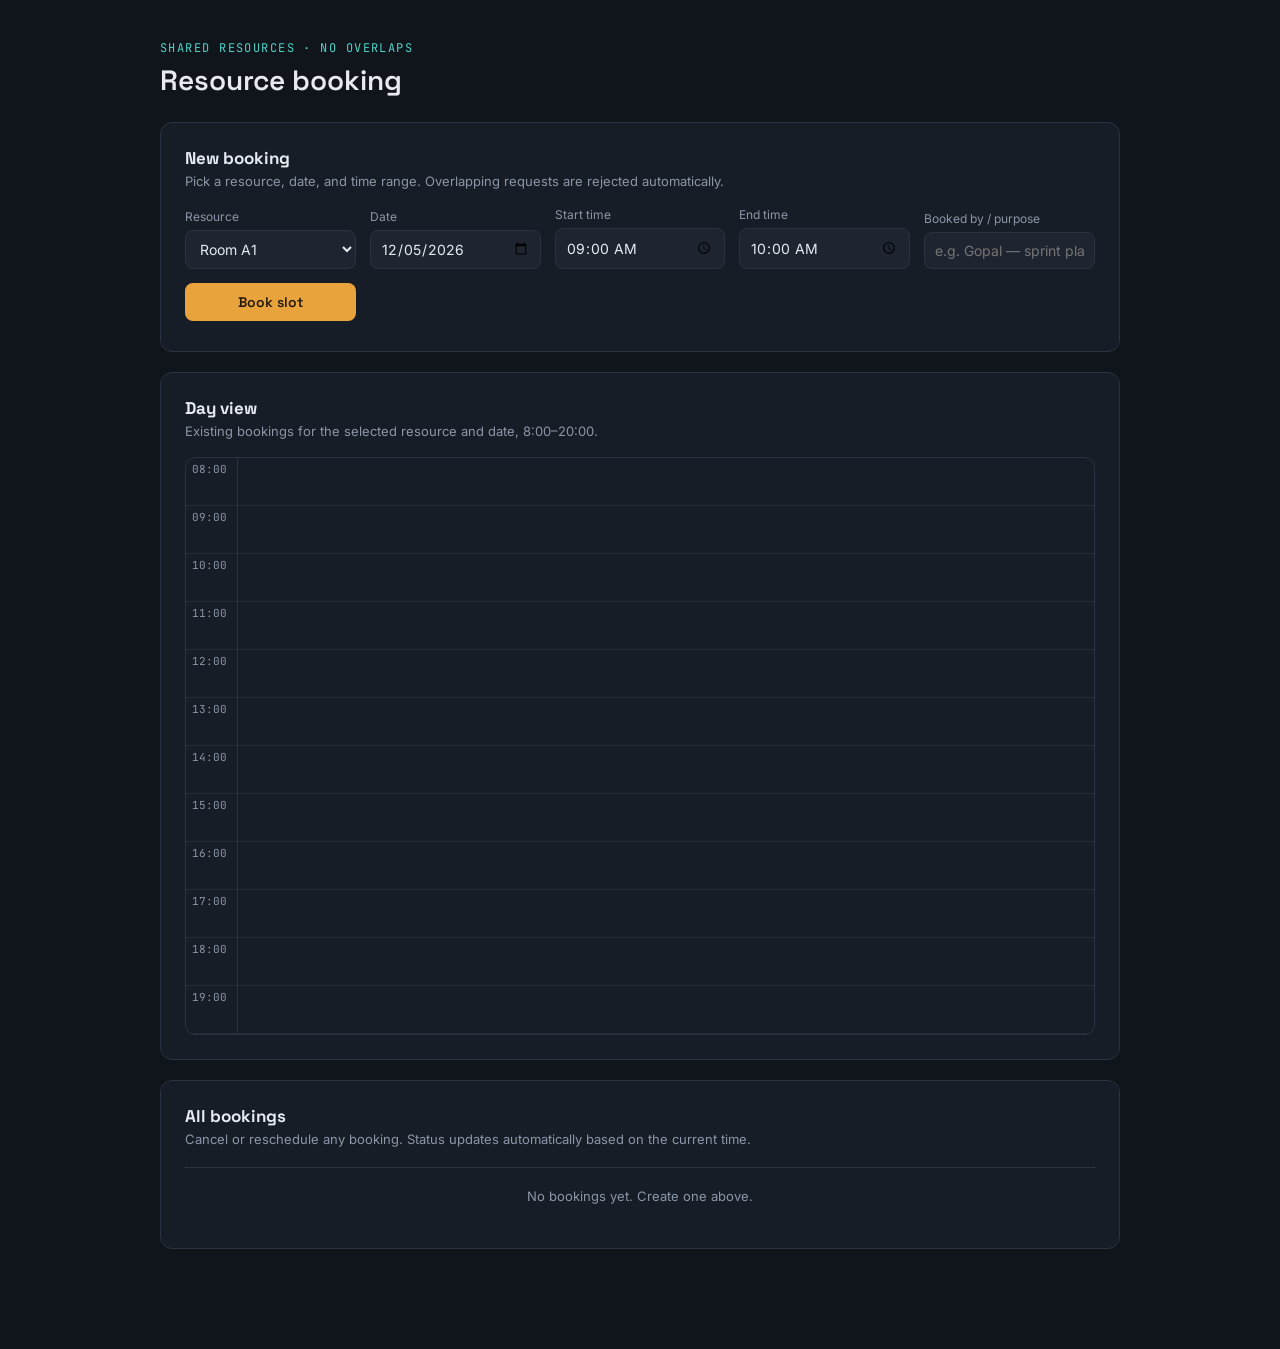
<file: resource.html>
<!DOCTYPE html>
<html lang="en">
<head>
<meta charset="UTF-8">
<meta name="viewport" content="width=device-width, initial-scale=1.0">
<title>Resource Booking</title>
<link rel="preconnect" href="https://fonts.googleapis.com">
<link href="https://fonts.googleapis.com/css2?family=Space+Grotesk:wght@500;600;700&family=Inter:wght@400;500;600&family=JetBrains+Mono:wght@400;500&display=swap" rel="stylesheet">
<link rel="stylesheet" href="resourcebooking.css">
<script defer src="https://cdn.vercel-insights.com/v1/script.js"></script>
</head>
<body>

<div id="reminder-toast">
  <strong>Starting soon</strong>
  <span id="reminder-text"></span>
  <br>
  <button onclick="dismissReminder()">Dismiss</button>
</div>

<div class="screen">

  <div class="header-row">
    <div>
      <p class="eyebrow">Shared resources · No overlaps</p>
      <h1>Resource booking</h1>
    </div>
  </div>

  <!-- ============================================================
       BOOKING FORM
       ============================================================ -->
  <div class="panel">
    <div class="panel-head">
      <h2>New booking</h2>
      <p>Pick a resource, date, and time range. Overlapping requests are rejected automatically.</p>
    </div>

    <div class="form-grid">
      <div>
        <label>Resource</label>
        <select id="b-resource">
          <option>Room A1</option>
          <option>Room B2</option>
          <option>Projector 1</option>
          <option>Conference Hall</option>
        </select>
      </div>
      <div>
        <label>Date</label>
        <input type="date" id="b-date">
      </div>
      <div>
        <label>Start time</label>
        <input type="time" id="b-start" value="09:00">
      </div>
      <div>
        <label>End time</label>
        <input type="time" id="b-end" value="10:00">
      </div>
      <div>
        <label>Booked by / purpose</label>
        <input type="text" id="b-purpose" placeholder="e.g. Gopal — sprint planning">
      </div>
      <div>
        <button class="primary" id="submit-btn" onclick="submitBooking()">Book slot</button>
      </div>
    </div>

    <div id="form-error"></div>
  </div>

  <!-- ============================================================
       DAY VIEW FOR SELECTED RESOURCE + DATE
       ============================================================ -->
  <div class="panel">
    <div class="panel-head">
      <h2>Day view</h2>
      <p>Existing bookings for the selected resource and date, 8:00–20:00.</p>
    </div>
    <div class="timeline-wrap">
      <div class="hour-col" id="hour-labels"></div>
      <div class="track" id="track"></div>
    </div>
  </div>

  <!-- ============================================================
       ALL BOOKINGS LIST
       ============================================================ -->
  <div class="panel">
    <div class="panel-head">
      <h2>All bookings</h2>
      <p>Cancel or reschedule any booking. Status updates automatically based on the current time.</p>
    </div>
    <div class="list" id="booking-list"></div>
  </div>

</div>

<script>
/* ================================================================
   STATE
   One array of booking objects, kept in memory. Each booking:
   { id, resource, date ('YYYY-MM-DD'), start ('HH:MM'), end ('HH:MM'),
     purpose, cancelled (bool) }

   Status (Upcoming / Ongoing / Completed / Cancelled) is NOT stored —
   it's calculated live by comparing the booking's start/end to the
   current date and time. That way it's always correct, even for
   bookings created earlier.
   ================================================================ */
let bookings = [];
let nextId = 1;
let dismissedReminderIds = new Set(); // reminders the user has closed

const DAY_START_HOUR = 8;
const DAY_END_HOUR   = 20;

/* ================================================================
   HELPERS — turn "HH:MM" strings into minutes for easy comparison
   ================================================================ */
function toMinutes(hhmm){
  const [h, m] = hhmm.split(':').map(Number);
  return h * 60 + m;
}

function combineDateTime(dateStr, timeStr){
  return new Date(dateStr + 'T' + timeStr + ':00');
}

/* ================================================================
   OVERLAP CHECK
   Two slots [aStart, aEnd) and [bStart, bEnd) overlap when
   aStart < bEnd AND aEnd > bStart.
   A slot that starts exactly when another ends (10:00–11:00 right
   after 9:00–10:00) does NOT overlap — matches the spec example.
   ================================================================ */
function findOverlap(resource, date, start, end, excludeId){
  const newStart = toMinutes(start);
  const newEnd   = toMinutes(end);

  return bookings.find(b=>{
    if (b.id === excludeId) return false;      // ignore itself when rescheduling
    if (b.cancelled) return false;               // cancelled slots free up the room
    if (b.resource !== resource || b.date !== date) return false;

    const existingStart = toMinutes(b.start);
    const existingEnd   = toMinutes(b.end);

    return newStart < existingEnd && newEnd > existingStart;
  });
}

/* ================================================================
   STATUS CALCULATION
   ================================================================ */
function getStatus(booking){
  if (booking.cancelled) return 'Cancelled';

  const now   = new Date();
  const start = combineDateTime(booking.date, booking.start);
  const end   = combineDateTime(booking.date, booking.end);

  if (now < start) return 'Upcoming';
  if (now >= start && now < end) return 'Ongoing';
  return 'Completed';
}

/* ================================================================
   FORM SUBMIT — handles both "new booking" and "reschedule"
   (reschedule re-uses the same form; editingId tracks which
   booking, if any, is currently being edited)
   ================================================================ */
let editingId = null;

function submitBooking(){
  const resource = document.getElementById('b-resource').value;
  const date     = document.getElementById('b-date').value;
  const start    = document.getElementById('b-start').value;
  const end      = document.getElementById('b-end').value;
  const purpose  = document.getElementById('b-purpose').value.trim();
  const errorBox = document.getElementById('form-error');

  errorBox.style.display = 'none';

  if (!date || !start || !end || !purpose){
    showFormError('Fill in date, start time, end time, and purpose.');
    return;
  }
  if (toMinutes(end) <= toMinutes(start)){
    showFormError('End time must be after start time.');
    return;
  }

  const clash = findOverlap(resource, date, start, end, editingId);
  if (clash){
    showFormError(
      `${resource} is already booked ${clash.start}–${clash.end} on ${clash.date}. Choose a different time.`
    );
    return;
  }

  if (editingId){
    // Rescheduling an existing booking
    const b = bookings.find(b=>b.id===editingId);
    b.resource = resource; b.date = date; b.start = start; b.end = end; b.purpose = purpose;
    editingId = null;
    document.getElementById('submit-btn').textContent = 'Book slot';
  } else {
    // Brand new booking
    bookings.push({ id: nextId++, resource, date, start, end, purpose, cancelled:false });
  }

  clearForm();
  renderAll();
}

function showFormError(msg){
  const errorBox = document.getElementById('form-error');
  errorBox.textContent = msg;
  errorBox.style.display = 'block';
}

function clearForm(){
  document.getElementById('b-purpose').value = '';
}

/* ================================================================
   CANCEL / RESCHEDULE actions from the list rows
   ================================================================ */
function cancelBooking(id){
  const b = bookings.find(b=>b.id===id);
  b.cancelled = true;
  renderAll();
}

function startReschedule(id){
  const b = bookings.find(b=>b.id===id);
  editingId = id;
  document.getElementById('b-resource').value = b.resource;
  document.getElementById('b-date').value     = b.date;
  document.getElementById('b-start').value    = b.start;
  document.getElementById('b-end').value      = b.end;
  document.getElementById('b-purpose').value  = b.purpose;
  document.getElementById('submit-btn').textContent = 'Save reschedule';
  window.scrollTo({top:0, behavior:'smooth'});
}

function deleteBooking(id){
  bookings = bookings.filter(b=>b.id!==id);
  renderAll();
}

/* ================================================================
   DAY TIMELINE RENDER
   Draws hour rows 8:00–20:00 and positions each booking block
   using simple math: minutes-from-day-start / total-minutes.
   ================================================================ */
function renderTimeline(){
  const resource = document.getElementById('b-resource').value;
  const date     = document.getElementById('b-date').value || new Date().toISOString().slice(0,10);

  const totalHours = DAY_END_HOUR - DAY_START_HOUR;
  const hourLabels = document.getElementById('hour-labels');
  const track      = document.getElementById('track');

  hourLabels.innerHTML = '';
  for (let h=DAY_START_HOUR; h<DAY_END_HOUR; h++){
    const div = document.createElement('div');
    div.className = 'hour-label';
    div.textContent = String(h).padStart(2,'0') + ':00';
    hourLabels.appendChild(div);
  }

  track.innerHTML = '';
  track.style.height = (totalHours * 48) + 'px';
  for (let h=DAY_START_HOUR; h<DAY_END_HOUR; h++){
    const div = document.createElement('div');
    div.className = 'track-hour';
    track.appendChild(div);
  }

  const dayBookings = bookings.filter(b=>b.resource===resource && b.date===date);
  dayBookings.forEach(b=>{
    const startMin = toMinutes(b.start) - DAY_START_HOUR*60;
    const endMin   = toMinutes(b.end)   - DAY_START_HOUR*60;
    const top      = (startMin / 60) * 48;
    const height   = Math.max(((endMin-startMin) / 60) * 48, 24);

    const status = getStatus(b);
    const block = document.createElement('div');
    block.className = 'booking-block status-' + status.toLowerCase();
    block.style.top = top + 'px';
    block.style.height = height + 'px';
    block.innerHTML = `<div class="b-title">${b.purpose}</div><div class="b-time">${b.start}–${b.end}</div>`;
    track.appendChild(block);
  });
}

/* ================================================================
   BOOKING LIST RENDER
   ================================================================ */
function renderBookingList(){
  const list = document.getElementById('booking-list');
  if (bookings.length === 0){
    list.innerHTML = '<div class="empty">No bookings yet. Create one above.</div>';
    return;
  }

  // soonest first
  const sorted = [...bookings].sort((a,b)=>
    combineDateTime(a.date,a.start) - combineDateTime(b.date,b.start)
  );

  list.innerHTML = sorted.map(b=>{
    const status = getStatus(b);
    const canAct = status === 'Upcoming' || status === 'Ongoing';
    return `
      <div class="row">
        <div>
          <div class="row-title">${b.resource} — ${b.purpose}</div>
          <div class="row-sub">${b.date} · ${b.start}–${b.end}</div>
        </div>
        <div class="row-actions">
          <span class="pill ${status.toLowerCase()}">${status}</span>
          ${canAct ? `<button class="icon-btn" onclick="startReschedule(${b.id})">Reschedule</button>` : ''}
          ${canAct ? `<button class="icon-btn danger" onclick="cancelBooking(${b.id})">Cancel</button>` : ''}
          <button class="icon-btn danger" onclick="deleteBooking(${b.id})">Delete</button>
        </div>
      </div>
    `;
  }).join('');
}

/* ================================================================
   REMINDER NOTIFICATION
   Checks every 30 seconds for any Upcoming booking starting within
   the next 15 minutes and pops a toast. In a real app this would
   be a push notification or email sent from the server instead.
   ================================================================ */
function checkReminders(){
  const now = new Date();
  const soon = bookings.find(b=>{
    if (b.cancelled || dismissedReminderIds.has(b.id)) return false;
    const start = combineDateTime(b.date, b.start);
    const minsUntil = (start - now) / 60000;
    return minsUntil > 0 && minsUntil <= 15;
  });

  const toast = document.getElementById('reminder-toast');
  if (soon){
    document.getElementById('reminder-text').textContent =
      `${soon.resource} — ${soon.purpose} starts at ${soon.start}.`;
    toast.dataset.bookingId = soon.id;
    toast.style.display = 'block';
  } else {
    toast.style.display = 'none';
  }
}

function dismissReminder(){
  const toast = document.getElementById('reminder-toast');
  dismissedReminderIds.add(Number(toast.dataset.bookingId));
  toast.style.display = 'none';
}

/* ================================================================
   MASTER RENDER + auto-refresh
   Statuses depend on "now", so we re-render on an interval too —
   a booking should flip from Upcoming to Ongoing on its own.
   ================================================================ */
function renderAll(){
  renderTimeline();
  renderBookingList();
  checkReminders();
}

document.getElementById('b-resource').addEventListener('change', renderTimeline);
document.getElementById('b-date').addEventListener('change', renderTimeline);

// default the date picker to today
document.getElementById('b-date').value = new Date().toISOString().slice(0,10);

renderAll();
setInterval(renderAll, 30000); // keep statuses and reminders live
</script>

</body>
</html>
</file>
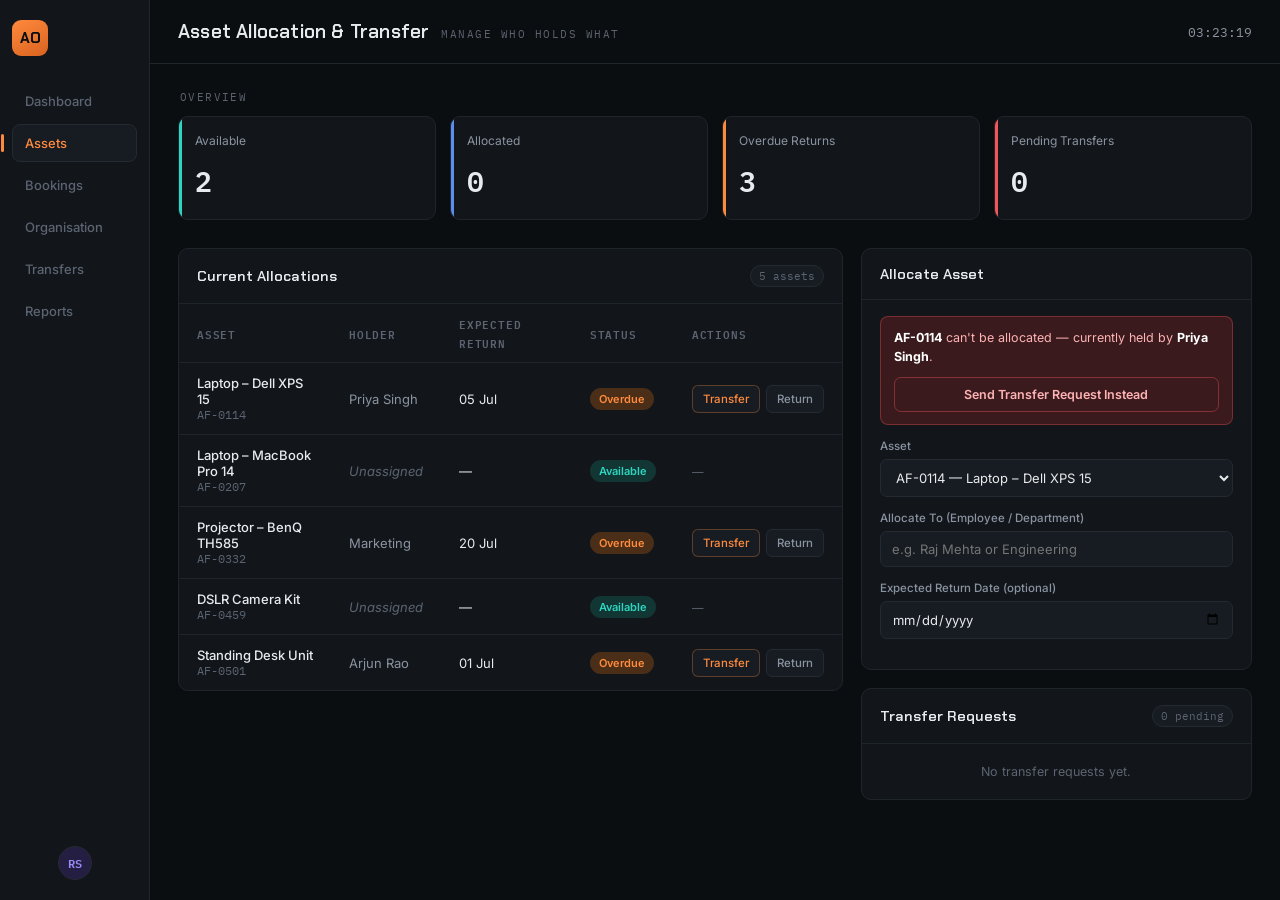
<file: transfer.html>
<!DOCTYPE html>
<html lang="en">
<head>
<meta charset="UTF-8">
<meta name="viewport" content="width=device-width, initial-scale=1.0">
<title>Asset Ops — Allocation &amp; Transfer</title>
<link rel="preconnect" href="https://fonts.googleapis.com">
<link href="https://fonts.googleapis.com/css2?family=Chakra+Petch:wght@500;600;700&family=Inter:wght@400;500;600&family=IBM+Plex+Mono:wght@500;600&display=swap" rel="stylesheet">
<link rel="stylesheet" href="transfer.css">
<script defer src="https://cdn.vercel-insights.com/v1/script.js"></script>
</head>
<body>

<nav class="rail" aria-label="Primary navigation">
  <div class="rail-logo">AO</div>
  <a class="rail-item" href="dashboard.html">Dashboard</a>
  <a class="rail-item active" href="assets-directory.html">Assets</a>
  <a class="rail-item" href="resource.html">Bookings</a>
  <a class="rail-item" href="Org.html">Organisation</a>
  <a class="rail-item" href="transfer.html">Transfers</a>
  <a class="rail-item" href="report.html">Reports</a>
  <div class="rail-spacer"></div>
  <div class="rail-avatar">RS</div>
</nav>

<div class="main">
  <header class="topbar">
    <div class="topbar-title">
      <h1>Asset Allocation &amp; Transfer</h1>
      <span class="eyebrow">Manage who holds what</span>
    </div>
    <div class="topbar-right">
      <span class="clock" id="clock">--:--:--</span>
    </div>
  </header>

  <main class="content">

    <div class="section-label">Overview</div>
    <section class="summary-grid" id="summaryGrid"></section>

    <div class="body-grid">

      <!-- Allocations table -->
      <section class="panel">
        <div class="panel-head">
          <h2>Current Allocations</h2>
          <span class="count" id="assetCount">0 assets</span>
        </div>
        <table>
          <thead>
            <tr>
              <th>Asset</th>
              <th>Holder</th>
              <th>Expected Return</th>
              <th>Status</th>
              <th>Actions</th>
            </tr>
          </thead>
          <tbody id="assetTableBody"></tbody>
        </table>
      </section>

      <!-- Right column -->
      <div style="display:flex; flex-direction:column; gap:18px;">

        <!-- Allocate form -->
        <section class="panel">
          <div class="panel-head"><h2>Allocate Asset</h2></div>
          <div class="panel-body">

            <div class="conflict-box" id="conflictBox">
              <div class="msg" id="conflictMsg"></div>
              <button onclick="requestTransferFromConflict()">Send Transfer Request Instead</button>
            </div>

            <div class="field">
              <label>Asset</label>
              <select id="allocAsset" onchange="checkConflict()"></select>
            </div>
            <div class="field">
              <label>Allocate To (Employee / Department)</label>
              <input type="text" id="allocTo" placeholder="e.g. Raj Mehta or Engineering">
            </div>
            <div class="field">
              <label>Expected Return Date (optional)</label>
              <input type="date" id="allocReturnDate">
            </div>
            <button class="btn-primary" id="allocateBtn" onclick="allocateAsset()">Allocate</button>
          </div>
        </section>

        <!-- Transfer requests -->
        <section class="panel">
          <div class="panel-head">
            <h2>Transfer Requests</h2>
            <span class="count" id="transferCount">0 pending</span>
          </div>
          <div id="transferList"></div>
        </section>

      </div>
    </div>
  </main>
</div>

<!-- Return modal -->
<div class="modal-overlay" id="returnModal">
  <div class="modal-box">
    <h3>Mark as Returned</h3>
    <div class="modal-sub" id="returnModalSub">Capture condition check-in notes</div>
    <textarea id="conditionNotes" placeholder="e.g. Minor scratch on lid, fully functional"></textarea>
    <div class="modal-btns">
      <button class="modal-cancel" onclick="closeReturnModal()">Cancel</button>
      <button class="modal-confirm" onclick="confirmReturn()">Confirm Return</button>
    </div>
  </div>
</div>

<div id="toast"></div>

<script>
  // ---- Clock ----
  function tick(){ document.getElementById('clock').textContent = new Date().toLocaleTimeString('en-GB'); }
  tick(); setInterval(tick, 1000);

  // ---------------------------------------------------
  // Mock data — swap for real API calls later.
  // status: 'Available' | 'Allocated' | 'Overdue' (Overdue is computed, not stored)
  // ---------------------------------------------------
  let assets = [
    { id:'AF-0114', name:'Laptop – Dell XPS 15', holder:'Priya Singh', dept:'Engineering', allocatedDate:'2026-06-20', expectedReturn:'2026-07-05', status:'Allocated' },
    { id:'AF-0207', name:'Laptop – MacBook Pro 14', holder:null, dept:null, allocatedDate:null, expectedReturn:null, status:'Available' },
    { id:'AF-0332', name:'Projector – BenQ TH585', holder:'Marketing', dept:'Marketing', allocatedDate:'2026-07-08', expectedReturn:'2026-07-20', status:'Allocated' },
    { id:'AF-0459', name:'DSLR Camera Kit', holder:null, dept:null, allocatedDate:null, expectedReturn:null, status:'Available' },
    { id:'AF-0501', name:'Standing Desk Unit', holder:'Arjun Rao', dept:'Design', allocatedDate:'2026-06-01', expectedReturn:'2026-07-01', status:'Allocated' },
  ];

  let transfers = [];  // { id, assetId, from, to, status: 'Requested' | 'Approved' | 'Re-allocated', requestedDate }
  let nextTransferId = 1;

  let pendingConflictAssetId = null; // used to remember which asset triggered the conflict box

  // ---------------------------------------------------
  // Helper: is a date before today?
  // ---------------------------------------------------
  function isOverdue(dateStr){
    if (!dateStr) return false;
    const today = new Date(); today.setHours(0,0,0,0);
    const d = new Date(dateStr);
    return d < today;
  }

  function fmtDate(dateStr){
    if (!dateStr) return '—';
    const d = new Date(dateStr);
    return d.toLocaleDateString('en-GB', { day:'2-digit', month:'short' });
  }

  // ---------------------------------------------------
  // Populate the asset dropdown in the allocate form
  // ---------------------------------------------------
  function populateAssetDropdown(){
    const select = document.getElementById('allocAsset');
    select.innerHTML = assets.map(a =>
      `<option value="${a.id}">${a.id} — ${a.name}</option>`
    ).join('');
    checkConflict();
  }

  // ---------------------------------------------------
  // Conflict rule: check the selected asset's current status.
  // If already allocated, show the conflict box and hide Allocate.
  // ---------------------------------------------------
  function checkConflict(){
    const assetId = document.getElementById('allocAsset').value;
    const asset = assets.find(a => a.id === assetId);
    const box = document.getElementById('conflictBox');
    const allocateBtn = document.getElementById('allocateBtn');

    if (asset && asset.status !== 'Available') {
      box.classList.add('show');
      document.getElementById('conflictMsg').innerHTML =
        `<b>${asset.id}</b> can't be allocated — currently held by <b>${asset.holder}</b>.`;
      allocateBtn.style.display = 'none';
      pendingConflictAssetId = asset.id;
    } else {
      box.classList.remove('show');
      allocateBtn.style.display = 'block';
      pendingConflictAssetId = null;
    }
  }

  // ---------------------------------------------------
  // Allocate an available asset to a person/department
  // ---------------------------------------------------
  function allocateAsset(){
    const assetId = document.getElementById('allocAsset').value;
    const to = document.getElementById('allocTo').value.trim();
    const returnDate = document.getElementById('allocReturnDate').value;

    if (!to) {
      toast('Please enter who this asset is being allocated to.');
      return;
    }

    const asset = assets.find(a => a.id === assetId);
    if (!asset) return;

    // Safety check — should already be blocked by checkConflict(), but double check
    if (asset.status !== 'Available') {
      toast(`${asset.id} is already held by ${asset.holder}.`);
      return;
    }

    asset.holder = to;
    asset.dept = to;
    asset.allocatedDate = new Date().toISOString().slice(0,10);
    asset.expectedReturn = returnDate || null;
    asset.status = 'Allocated';

    document.getElementById('allocTo').value = '';
    document.getElementById('allocReturnDate').value = '';

    renderAll();
    toast(`${asset.id} allocated to ${to}.`);
  }

  // ---------------------------------------------------
  // Transfer workflow: Requested -> Approved -> Re-allocated
  // ---------------------------------------------------
  function requestTransferFromConflict(){
    const assetId = pendingConflictAssetId;
    const to = document.getElementById('allocTo').value.trim();

    if (!to) {
      toast('Enter who the transfer request is for, then try again.');
      return;
    }

    const asset = assets.find(a => a.id === assetId);
    if (!asset) return;

    transfers.push({
      id: nextTransferId++,
      assetId: asset.id,
      assetName: asset.name,
      from: asset.holder,
      to: to,
      status: 'Requested',
      requestedDate: new Date().toISOString().slice(0,10)
    });

    document.getElementById('allocTo').value = '';
    renderAll();
    toast(`Transfer request sent for ${asset.id}: ${asset.holder} → ${to}`);
  }

  function requestTransferFromRow(assetId){
    const asset = assets.find(a => a.id === assetId);
    if (!asset) return;
    const to = prompt(`Request transfer of ${asset.id} (currently with ${asset.holder}). Transfer to:`);
    if (!to) return;

    transfers.push({
      id: nextTransferId++,
      assetId: asset.id,
      assetName: asset.name,
      from: asset.holder,
      to: to,
      status: 'Requested',
      requestedDate: new Date().toISOString().slice(0,10)
    });

    renderAll();
    toast(`Transfer request sent for ${asset.id}.`);
  }

  // Approve moves Requested -> Approved -> (immediately) Re-allocated,
  // and actually updates who holds the asset.
  function approveTransfer(transferId){
    const t = transfers.find(x => x.id === transferId);
    if (!t) return;

    if (t.status === 'Requested') {
      t.status = 'Approved';
      renderAll();
      toast(`Transfer for ${t.assetId} approved. Re-allocating...`);

      // simulate the re-allocation step happening right after approval
      setTimeout(() => {
        const asset = assets.find(a => a.id === t.assetId);
        if (asset) {
          asset.holder = t.to;
          asset.dept = t.to;
          asset.allocatedDate = new Date().toISOString().slice(0,10);
          asset.status = 'Allocated';
        }
        t.status = 'Re-allocated';
        renderAll();
        toast(`${t.assetId} re-allocated to ${t.to}. History updated.`);
      }, 900);
    }
  }

  function rejectTransfer(transferId){
    transfers = transfers.filter(t => t.id !== transferId);
    renderAll();
    toast('Transfer request rejected.');
  }

  // ---------------------------------------------------
  // Return flow — opens a modal to capture condition notes
  // ---------------------------------------------------
  let returningAssetId = null;

  function openReturnModal(assetId){
    returningAssetId = assetId;
    const asset = assets.find(a => a.id === assetId);
    document.getElementById('returnModalSub').textContent =
      `${asset.id} — ${asset.name} (currently with ${asset.holder})`;
    document.getElementById('conditionNotes').value = '';
    document.getElementById('returnModal').classList.add('show');
  }

  function closeReturnModal(){
    document.getElementById('returnModal').classList.remove('show');
    returningAssetId = null;
  }

  function confirmReturn(){
    const asset = assets.find(a => a.id === returningAssetId);
    if (!asset) return;

    const notes = document.getElementById('conditionNotes').value.trim();

    asset.holder = null;
    asset.dept = null;
    asset.allocatedDate = null;
    asset.expectedReturn = null;
    asset.status = 'Available';
    asset.lastConditionNotes = notes || '(no notes entered)';

    closeReturnModal();
    renderAll();
    toast(`${asset.id} marked as returned. Status reverted to Available.`);
  }

  // ---------------------------------------------------
  // Render: summary cards
  // ---------------------------------------------------
  function renderSummary(){
    const total = assets.length;
    const allocated = assets.filter(a => a.status === 'Allocated' && !isOverdue(a.expectedReturn)).length;
    const available = assets.filter(a => a.status === 'Available').length;
    const overdue = assets.filter(a => a.status === 'Allocated' && isOverdue(a.expectedReturn)).length;

    document.getElementById('summaryGrid').innerHTML = `
      <div class="sum-card teal">
        <div class="sum-label">Available</div>
        <div class="sum-value">${available}</div>
      </div>
      <div class="sum-card blue">
        <div class="sum-label">Allocated</div>
        <div class="sum-value">${allocated}</div>
      </div>
      <div class="sum-card amber">
        <div class="sum-label">Overdue Returns</div>
        <div class="sum-value">${overdue}</div>
      </div>
      <div class="sum-card red">
        <div class="sum-label">Pending Transfers</div>
        <div class="sum-value">${transfers.filter(t => t.status !== 'Re-allocated').length}</div>
      </div>
    `;
  }

  // ---------------------------------------------------
  // Render: allocations table
  // ---------------------------------------------------
  function renderAssetsTable(){
    const body = document.getElementById('assetTableBody');
    document.getElementById('assetCount').textContent = assets.length + ' assets';

    body.innerHTML = assets.map(a => {
      const overdue = a.status === 'Allocated' && isOverdue(a.expectedReturn);
      let statusHtml;
      if (a.status === 'Available') {
        statusHtml = `<span class="badge available">Available</span>`;
      } else if (overdue) {
        statusHtml = `<span class="badge overdue">Overdue</span>`;
      } else {
        statusHtml = `<span class="badge allocated">Allocated</span>`;
      }

      let actions;
      if (a.status === 'Available') {
        actions = `<span style="color:var(--text-faint); font-size:11.5px;">—</span>`;
      } else {
        actions = `
          <div class="row-actions">
            <button class="mini-btn primary" onclick="requestTransferFromRow('${a.id}')">Transfer</button>
            <button class="mini-btn" onclick="openReturnModal('${a.id}')">Return</button>
          </div>`;
      }

      return `
        <tr>
          <td>
            <div class="asset-name">${a.name}</div>
            <div class="asset-id">${a.id}</div>
          </td>
          <td class="${a.holder ? 'holder-name' : 'holder-none'}">${a.holder || 'Unassigned'}</td>
          <td>${fmtDate(a.expectedReturn)}</td>
          <td>${statusHtml}</td>
          <td>${actions}</td>
        </tr>
      `;
    }).join('');
  }

  // ---------------------------------------------------
  // Render: transfer requests list
  // ---------------------------------------------------
  function renderTransfers(){
    const list = document.getElementById('transferList');
    const pending = transfers.filter(t => t.status !== 'Re-allocated');
    document.getElementById('transferCount').textContent = pending.length + ' pending';

    const visible = transfers.slice().reverse(); // most recent first

    if (visible.length === 0) {
      list.innerHTML = `<div class="empty-note">No transfer requests yet.</div>`;
      return;
    }

    list.innerHTML = visible.map(t => `
      <div class="transfer-item">
        <div class="transfer-top">
          <span class="transfer-asset">${t.assetId}</span>
        </div>
        <div class="transfer-route"><b>${t.from}</b> → <b>${t.to}</b></div>
        <div class="stage-track">
          <div class="stage ${t.status === 'Requested' ? 'current' : 'done'}">Requested</div>
          <div class="stage ${t.status === 'Approved' ? 'current' : (t.status === 'Re-allocated' ? 'done' : '')}">Approved</div>
          <div class="stage ${t.status === 'Re-allocated' ? 'done' : ''}">Re-allocated</div>
        </div>
        ${t.status === 'Requested' ? `
          <div class="transfer-actions">
            <button class="mini-btn primary" onclick="approveTransfer(${t.id})">Approve</button>
            <button class="mini-btn danger" onclick="rejectTransfer(${t.id})">Reject</button>
          </div>` : ''}
      </div>
    `).join('');
  }

  function renderAll(){
    renderSummary();
    renderAssetsTable();
    renderTransfers();
    populateAssetDropdownKeepSelection();
  }

  // keep the dropdown's currently selected asset when re-rendering, if possible
  function populateAssetDropdownKeepSelection(){
    const select = document.getElementById('allocAsset');
    const prev = select.value;
    select.innerHTML = assets.map(a =>
      `<option value="${a.id}">${a.id} — ${a.name}</option>`
    ).join('');
    if (assets.find(a => a.id === prev)) select.value = prev;
    checkConflict();
  }

  // ---- Toast ----
  let toastTimer;
  function toast(msg){
    const el = document.getElementById('toast');
    el.textContent = msg;
    el.style.opacity = '1';
    el.style.transform = 'translateX(-50%) translateY(0)';
    clearTimeout(toastTimer);
    toastTimer = setTimeout(() => {
      el.style.opacity = '0';
      el.style.transform = 'translateX(-50%) translateY(20px)';
    }, 2600);
  }

  // ---- Init ----
  populateAssetDropdown();
  renderAll();

  // recheck overdue status periodically (in case a demo runs across a date boundary)
  setInterval(renderAll, 60000);
</script>
</body>
</html>
</file>
<file: style.css>
*{
    margin:0;
    padding:0;
    box-sizing:border-box;
    font-family:Segoe UI,sans-serif;
}

body{
    min-height:100vh;
    background:#0d1117;
    color:#fff;
    display:flex;
    justify-content:center;
    align-items:center;
    padding:20px;
}

.container{
    width:1100px;
    max-width:100%;
    display:flex;
    gap:50px;
    align-items:center;
}

.left-panel{
    flex:1;
}

.left-panel h1{
    font-size:4rem;
    color:#3b82f6;
    margin-bottom:15px;
}

.left-panel p{
    color:#b7c1d0;
    margin-bottom:25px;
}

.left-panel li{
    list-style:none;
    margin:15px 0;
}

.auth-card{
    width:420px;
    background:#161b22;
    border:1px solid #30363d;
    border-radius:20px;
    padding:30px;
}

input[type="radio"]{
    display:none;
}

.tabs{
    display:flex;
    margin-bottom:25px;
}

.tabs label{
    flex:1;
    text-align:center;
    padding:12px;
    cursor:pointer;
    background:#21262d;
}

.tabs label:first-child{
    border-radius:10px 0 0 10px;
}

.tabs label:last-child{
    border-radius:0 10px 10px 0;
}

.forms form{
    display:none;
    flex-direction:column;
}

#login:checked ~ .forms .login-form{
    display:flex;
}

#signup:checked ~ .forms .signup-form{
    display:flex;
}

#login:checked ~ .tabs label[for="login"],
#signup:checked ~ .tabs label[for="signup"]{
    background:#2563eb;
}

form h2{
    margin-bottom:20px;
}

form input{
    width:100%;
    padding:14px;
    margin-bottom:15px;
    border:none;
    border-radius:10px;
    background:#21262d;
    color:white;
}

form a{
    color:#60a5fa;
    text-decoration:none;
    margin-bottom:20px;
}

.employee{
    background:#1e3a8a;
    padding:12px;
    text-align:center;
    border-radius:10px;
    margin-bottom:20px;
}

button{
    padding:14px;
    border:none;
    border-radius:10px;
    background:#2563eb;
    color:white;
    cursor:pointer;
}

button:hover{
    background:#1d4ed8;
}

@media(max-width:900px){

    .container{
        flex-direction:column;
    }

    .left-panel{
        text-align:center;
    }

    .left-panel h1{
        font-size:3rem;
    }

    .auth-card{
        width:100%;
        max-width:420px;
    }
}
</file>
<file: asset-directory.css>
*{
    margin:0;
    padding:0;
    box-sizing:border-box;
    font-family:'Segoe UI',sans-serif;
}

body{
    background:#0d1117;
    color:white;
}

.header{
    background:#161b22;
    padding:20px 40px;
    border-bottom:1px solid #30363d;
    display:flex;
    justify-content:space-between;
    align-items:center;
}

.logo{
    font-size:28px;
    color:#3b82f6;
    font-weight:bold;
}

nav ul{
    list-style:none;
    display:flex;
    gap:25px;
}

nav a{
    text-decoration:none;
    color:#d1d5db;
}

.logout{
    background:#2563eb;
    color:white;
    padding:10px 18px;
    border-radius:8px;
    text-decoration:none;
}

.container{
    padding:30px;
}

.top-section{
    display:flex;
    justify-content:space-between;
    align-items:center;
    margin-bottom:25px;
}

.register-btn{
    background:#2563eb;
    border:none;
    color:white;
    padding:12px 18px;
    border-radius:8px;
    cursor:pointer;
}

.register-card,
.directory-card{
    background:#161b22;
    border:1px solid #30363d;
    border-radius:15px;
    padding:25px;
    margin-bottom:30px;
}

.register-card h2{
    margin-bottom:20px;
}

form{
    display:grid;
    grid-template-columns:repeat(auto-fit,minmax(250px,1fr));
    gap:15px;
}

input,
select{
    padding:12px;
    border:none;
    border-radius:8px;
    background:#21262d;
    color:white;
}

form button{
    background:#2563eb;
    border:none;
    color:white;
    padding:12px;
    border-radius:8px;
    cursor:pointer;
}

.table-header{
    display:flex;
    justify-content:space-between;
    align-items:center;
    margin-bottom:20px;
}

.table-header input{
    width:250px;
}

table{
    width:100%;
    border-collapse:collapse;
}

th,
td{
    padding:15px;
    border:1px solid #30363d;
    text-align:left;
}

th{
    background:#21262d;
}

.available{
    background:#16a34a;
    padding:6px 10px;
    border-radius:20px;
}

.allocated{
    background:#2563eb;
    padding:6px 10px;
    border-radius:20px;
}

.maintenance{
    background:#dc2626;
    padding:6px 10px;
    border-radius:20px;
}

tr:hover{
    background:#1f2937;
}

@media(max-width:768px){

    .header{
        flex-direction:column;
        gap:15px;
    }

    .top-section{
        flex-direction:column;
        gap:15px;
    }

    .table-header{
        flex-direction:column;
        gap:15px;
    }

    .table-header input{
        width:100%;
    }

    table{
        display:block;
        overflow-x:auto;
    }
}
</file>
<file: Audit.css>
:root{
    --bg:            #0B0E11;
    --panel:         #12161B;
    --panel-raised:  #171C22;
    --border:        #1E252B;
    --border-soft:   #232A31;
    --text:          #E8EBED;
    --text-dim:      #8A93A0;
    --text-faint:    #5B6470;
    --amber:         #FF8A3D;
    --amber-dim:     #4A2E17;
    --teal:          #2DD4BF;
    --teal-dim:      #123634;
    --blue:          #5B8DEF;
    --blue-dim:      #16233F;
    --violet:        #9B8CFB;
    --violet-dim:    #241F42;
    --red:           #F2555A;
    --red-dim:       #3A1A1C;
    --radius:        10px;
    --font-display:  'Chakra Petch', sans-serif;
    --font-body:     'Inter', sans-serif;
    --font-mono:     'IBM Plex Mono', monospace;
  }

  *{ box-sizing:border-box; margin:0; padding:0; }
  html,body{ height:100%; }
  body{
    background:var(--bg);
    color:var(--text);
    font-family:var(--font-body);
    -webkit-font-smoothing:antialiased;
    display:flex;
    min-height:100vh;
  }
  ::selection{ background:var(--amber); color:#0B0E11; }
  a{ color:inherit; text-decoration:none; }
  button, select, input{ font-family:inherit; }
  button{ cursor:pointer; }

  /* ---------- Rail nav ---------- */
  .rail{
    width:150px; flex-shrink:0;
    background:var(--panel); border-right:1px solid var(--border);
    display:flex; flex-direction:column; align-items:stretch;
    padding:20px 12px; gap:4px;
  }
  .rail-logo{
    width:36px; height:36px; border-radius:9px;
    background:linear-gradient(150deg, var(--amber), #d9631f);
    display:flex; align-items:center; justify-content:center;
    font-family:var(--font-display); font-weight:700; font-size:15px;
    color:#0B0E11; margin-bottom:22px;
  }
  .rail-item{
    width:100%; height:38px; border-radius:8px;
    display:flex; align-items:center; padding:0 12px;
    color:var(--text-faint); border:1px solid transparent;
    transition:background .15s, color .15s; position:relative;
    font-size:13px; font-weight:500;
  }
  .rail-item:hover{ background:var(--panel-raised); color:var(--text-dim); }
  .rail-item.active{ background:var(--panel-raised); color:var(--amber); border-color:var(--border-soft); }
  .rail-item.active::before{
    content:''; position:absolute; left:-12px; width:3px; height:18px;
    border-radius:2px; background:var(--amber);
  }
  .rail-spacer{ flex:1; }
  .rail-avatar{
    width:34px; height:34px; border-radius:50%;
    background:var(--violet-dim); border:1px solid var(--border-soft);
    display:flex; align-items:center; justify-content:center;
    font-family:var(--font-mono); font-size:12px; font-weight:600;
    color:var(--violet); margin:0 auto;
  }

  /* ---------- Main ---------- */
  .main{ flex:1; min-width:0; display:flex; flex-direction:column; }
  .topbar{
    height:64px; border-bottom:1px solid var(--border);
    display:flex; align-items:center; justify-content:space-between;
    padding:0 28px; flex-shrink:0;
  }
  .topbar-title{ display:flex; align-items:baseline; gap:12px; }
  .topbar-title h1{ font-family:var(--font-display); font-size:19px; font-weight:600; letter-spacing:.2px; }
  .topbar-title .eyebrow{
    font-family:var(--font-mono); font-size:11px; letter-spacing:1.5px;
    color:var(--text-faint); text-transform:uppercase;
  }
  .clock{ font-family:var(--font-mono); font-size:12.5px; color:var(--text-dim); }

  .content{ flex:1; overflow-y:auto; padding:26px 28px 40px; }
  .section-label{
    font-family:var(--font-mono); font-size:11px; letter-spacing:1.4px;
    text-transform:uppercase; color:var(--text-faint); margin:0 0 12px 2px;
    display:flex; align-items:center; justify-content:space-between;
  }

  .panel{
    background:var(--panel); border:1px solid var(--border);
    border-radius:var(--radius); overflow:hidden;
  }
  .panel-head{
    display:flex; align-items:center; justify-content:space-between;
    padding:16px 18px; border-bottom:1px solid var(--border);
  }
  .panel-head h2{ font-family:var(--font-display); font-size:14.5px; font-weight:600; }
  .panel-head .count{
    font-family:var(--font-mono); font-size:11px; color:var(--text-faint);
    background:var(--panel-raised); padding:3px 8px; border-radius:100px;
    border:1px solid var(--border-soft);
  }
  .panel-body{ padding:16px 18px; }

  .btn-primary{
    padding:10px 16px; border-radius:8px; border:none;
    background:var(--amber); color:#0B0E11; font-weight:600; font-size:13px;
  }
  .btn-primary:hover{ background:#ffa15e; }
  .btn-primary:disabled{ background:var(--border-soft); color:var(--text-faint); cursor:not-allowed; }

  /* ---------- New cycle form ---------- */
  .new-cycle-panel{ margin-bottom:22px; }
  .form-row{ display:grid; grid-template-columns:1fr 1fr 1fr; gap:14px; margin-bottom:14px; }
  .field label{ display:block; font-size:11.5px; color:var(--text-dim); margin-bottom:6px; font-weight:500; }
  .field select, .field input{
    width:100%; padding:9px 11px; background:var(--panel-raised); color:var(--text);
    border:1px solid var(--border-soft); border-radius:7px; font-size:13px;
  }
  .field select:focus, .field input:focus{ outline:none; border-color:var(--amber); }

  /* ---------- Cycle cards ---------- */
  .cycle-grid{ display:grid; grid-template-columns:repeat(auto-fill, minmax(230px,1fr)); gap:14px; margin-bottom:28px; }
  .cycle-card{
    background:var(--panel); border:1px solid var(--border); border-radius:var(--radius);
    padding:15px; cursor:pointer; transition:border-color .15s, transform .12s;
  }
  .cycle-card:hover{ border-color:var(--border-soft); transform:translateY(-1px); }
  .cycle-card.selected{ border-color:var(--amber); }
  .cycle-top{ display:flex; justify-content:space-between; align-items:flex-start; margin-bottom:8px; }
  .cycle-scope{ font-weight:600; font-size:13.5px; }
  .cycle-range{ font-size:11px; color:var(--text-faint); font-family:var(--font-mono); margin-top:3px; }
  .cycle-badge{ font-size:10.5px; font-weight:600; padding:3px 8px; border-radius:100px; }
  .cycle-badge.active{ background:var(--blue-dim); color:var(--blue); }
  .cycle-badge.closed{ background:var(--border-soft); color:var(--text-faint); }
  .cycle-auditors{ font-size:11px; color:var(--text-dim); margin-bottom:10px; }
  .cycle-stats{ display:flex; gap:10px; font-size:11px; font-family:var(--font-mono); }
  .cycle-stats span.v{ color:var(--teal); }
  .cycle-stats span.m{ color:var(--amber); }
  .cycle-stats span.d{ color:var(--red); }
  .cycle-stats span.p{ color:var(--text-faint); }

  /* ---------- Checklist ---------- */
  .checklist-row{
    display:flex; align-items:center; gap:14px;
    padding:12px 18px; border-bottom:1px solid var(--border);
  }
  .checklist-row:last-child{ border-bottom:none; }
  .cl-info{ flex:1; min-width:0; }
  .cl-name{ font-size:13px; font-weight:500; }
  .cl-id{ font-size:11px; color:var(--text-faint); font-family:var(--font-mono); margin-top:2px; }
  .verdict-btns{ display:flex; gap:6px; }
  .v-btn{
    font-size:11.5px; padding:7px 12px; border-radius:6px;
    background:var(--panel-raised); border:1px solid var(--border-soft);
    color:var(--text-dim); font-weight:500;
  }
  .v-btn:hover{ border-color:var(--text-dim); }
  .v-btn.verified.on{ background:var(--teal-dim); color:var(--teal); border-color:rgba(45,212,191,.4); }
  .v-btn.missing.on{ background:var(--amber-dim); color:var(--amber); border-color:rgba(255,138,61,.4); }
  .v-btn.damaged.on{ background:var(--red-dim); color:var(--red); border-color:rgba(242,85,90,.4); }
  .v-btn:disabled{ opacity:.5; cursor:not-allowed; }

  /* ---------- Discrepancy report ---------- */
  .disc-row{ padding:12px 18px; border-bottom:1px solid var(--border); display:flex; align-items:center; gap:12px; }
  .disc-row:last-child{ border-bottom:none; }
  .disc-tag{ font-size:10.5px; font-weight:600; padding:3px 8px; border-radius:100px; flex-shrink:0; }
  .disc-tag.missing{ background:var(--amber-dim); color:var(--amber); }
  .disc-tag.damaged{ background:var(--red-dim); color:var(--red); }
  .disc-name{ font-size:12.5px; }
  .disc-name b{ font-weight:500; }
  .empty-note{ padding:22px 18px; font-size:12.5px; color:var(--text-faint); text-align:center; }

  /* ---------- History ---------- */
  .history-row{
    display:flex; align-items:center; justify-content:space-between;
    padding:12px 18px; border-bottom:1px solid var(--border); font-size:12.5px;
  }
  .history-row:last-child{ border-bottom:none; }
  .history-left b{ font-weight:500; }
  .history-meta{ color:var(--text-faint); font-size:11px; margin-top:2px; }
  .history-stats{ font-family:var(--font-mono); font-size:11px; color:var(--text-dim); }

  #toast{
    position:fixed; bottom:22px; left:50%; transform:translateX(-50%) translateY(20px);
    background:var(--panel-raised); border:1px solid var(--border-soft);
    color:var(--text); font-size:13px; padding:11px 18px; border-radius:9px;
    box-shadow:0 8px 24px rgba(0,0,0,.4);
    opacity:0; pointer-events:none; transition:opacity .2s, transform .2s; z-index:60;
  }

  .body-grid{ display:grid; grid-template-columns:1.6fr 1fr; gap:18px; align-items:start; }

  ::-webkit-scrollbar{ width:9px; height:9px; }
  ::-webkit-scrollbar-track{ background:transparent; }
  ::-webkit-scrollbar-thumb{ background:var(--border-soft); border-radius:6px; }
  ::-webkit-scrollbar-thumb:hover{ background:var(--text-faint); }

  @media (max-width:1180px){
    .form-row{ grid-template-columns:1fr; }
    .body-grid{ grid-template-columns:1fr; }
  }
  :focus-visible{ outline:2px solid var(--amber); outline-offset:2px; }
</file>
<file: dashboard.css>
:root{
    --bg:            #0B0E11;
    --panel:         #12161B;
    --panel-raised:  #171C22;
    --border:        #1E252B;
    --border-soft:   #232A31;
    --text:          #E8EBED;
    --text-dim:      #8A93A0;
    --text-faint:    #5B6470;
    --amber:         #FF8A3D;
    --amber-dim:     #4A2E17;
    --teal:          #2DD4BF;
    --teal-dim:      #123634;
    --blue:          #5B8DEF;
    --blue-dim:      #16233F;
    --violet:        #9B8CFB;
    --violet-dim:    #241F42;
    --radius:        10px;
    --font-display:  'Chakra Petch', sans-serif;
    --font-body:     'Inter', sans-serif;
    --font-mono:     'IBM Plex Mono', monospace;
  }

  *{ box-sizing:border-box; margin:0; padding:0; }
  html,body{ height:100%; }
  body{
    background:var(--bg);
    color:var(--text);
    font-family:var(--font-body);
    -webkit-font-smoothing:antialiased;
    display:flex;
    min-height:100vh;
  }
  ::selection{ background:var(--amber); color:#0B0E11; }
  a{ color:inherit; text-decoration:none; }
  button{ font-family:inherit; cursor:pointer; }

  /* ---------- Rail nav ---------- */
  .rail{
    width:150px;
    flex-shrink:0;
    background:var(--panel);
    border-right:1px solid var(--border);
    display:flex;
    flex-direction:column;
    align-items:stretch;
    padding:20px 12px;
    gap:4px;
  }
  .rail-logo{
    width:36px; height:36px;
    border-radius:9px;
    background:linear-gradient(150deg, var(--amber), #d9631f);
    display:flex; align-items:center; justify-content:center;
    font-family:var(--font-display); font-weight:700; font-size:15px;
    color:#0B0E11;
    margin-bottom:22px;
  }
  .rail-item{
    width:100%; height:38px;
    border-radius:8px;
    display:flex; align-items:center;
    padding:0 12px;
    color:var(--text-faint);
    border:1px solid transparent;
    transition:background .15s, color .15s;
    position:relative;
    font-size:13px; font-weight:500;
  }
  .rail-item:hover{ background:var(--panel-raised); color:var(--text-dim); }
  .rail-item.active{
    background:var(--panel-raised);
    color:var(--amber);
    border-color:var(--border-soft);
  }
  .rail-item.active::before{
    content:'';
    position:absolute; left:-12px;
    width:3px; height:18px;
    border-radius:2px;
    background:var(--amber);
  }
  .rail-spacer{ flex:1; }
  .rail-avatar{
    width:34px; height:34px; border-radius:50%;
    background:var(--violet-dim);
    border:1px solid var(--border-soft);
    display:flex; align-items:center; justify-content:center;
    font-family:var(--font-mono); font-size:12px; font-weight:600;
    color:var(--violet);
    margin:0 auto;
  }

  /* ---------- Main ---------- */
  .main{ flex:1; min-width:0; display:flex; flex-direction:column; }

  .topbar{
    height:64px;
    border-bottom:1px solid var(--border);
    display:flex; align-items:center; justify-content:space-between;
    padding:0 28px;
    flex-shrink:0;
  }
  .topbar-title{ display:flex; align-items:baseline; gap:12px; }
  .topbar-title h1{
    font-family:var(--font-display);
    font-size:19px; font-weight:600; letter-spacing:.2px;
  }
  .topbar-title .eyebrow{
    font-family:var(--font-mono); font-size:11px; letter-spacing:1.5px;
    color:var(--text-faint); text-transform:uppercase;
  }
  .topbar-right{ display:flex; align-items:center; gap:18px; }
  .live-pill{
    display:flex; align-items:center; gap:7px;
    font-family:var(--font-mono); font-size:11.5px; color:var(--teal);
    background:var(--teal-dim);
    border:1px solid rgba(45,212,191,.25);
    padding:6px 11px 6px 9px; border-radius:100px;
  }
  .live-dot{
    width:6px; height:6px; border-radius:50%; background:var(--teal);
    box-shadow:0 0 0 0 rgba(45,212,191,.6);
    animation:pulse 2s infinite;
  }
  @keyframes pulse{
    0%{ box-shadow:0 0 0 0 rgba(45,212,191,.55); }
    70%{ box-shadow:0 0 0 6px rgba(45,212,191,0); }
    100%{ box-shadow:0 0 0 0 rgba(45,212,191,0); }
  }
  .clock{ font-family:var(--font-mono); font-size:12.5px; color:var(--text-dim); }

  .content{
    flex:1; overflow-y:auto;
    padding:26px 28px 40px;
  }
  .section-label{
    font-family:var(--font-mono); font-size:11px; letter-spacing:1.4px;
    text-transform:uppercase; color:var(--text-faint);
    margin:0 0 12px 2px;
  }

  /* ---------- KPI grid ---------- */
  .kpi-grid{
    display:grid;
    grid-template-columns:repeat(6, 1fr);
    gap:14px;
    margin-bottom:30px;
  }
  .kpi-card{
    background:var(--panel);
    border:1px solid var(--border);
    border-radius:var(--radius);
    padding:16px 16px 14px;
    position:relative;
    overflow:hidden;
    transition:border-color .15s, transform .15s;
  }
  .kpi-card:hover{ border-color:var(--border-soft); transform:translateY(-1px); }
  .kpi-card::before{
    content:'';
    position:absolute; left:0; top:0; bottom:0; width:3px;
    background:var(--rail-color, var(--teal));
  }
  .kpi-card.amber{ --rail-color:var(--amber); }
  .kpi-card.teal{ --rail-color:var(--teal); }
  .kpi-card.blue{ --rail-color:var(--blue); }
  .kpi-card.violet{ --rail-color:var(--violet); }

  .kpi-top{ display:flex; align-items:center; justify-content:space-between; margin-bottom:14px; }
  .kpi-label{ font-size:12px; color:var(--text-dim); font-weight:500; line-height:1.3; }
  .kpi-icon{
    width:26px; height:26px; border-radius:7px;
    display:flex; align-items:center; justify-content:center;
    background:var(--panel-raised);
    color:var(--rail-color, var(--teal));
    flex-shrink:0; margin-left:8px;
  }
  .kpi-icon svg{ width:14px; height:14px; }
  .kpi-value{
    font-family:var(--font-mono); font-size:30px; font-weight:600;
    letter-spacing:-0.5px; line-height:1;
    color:var(--text);
  }
  .kpi-sub{
    margin-top:8px; font-size:11.5px; color:var(--text-faint);
    display:flex; align-items:center; gap:5px;
  }
  .kpi-sub.up{ color:var(--teal); }
  .kpi-sub.warn{ color:var(--amber); }

  /* ---------- Two column body ---------- */
  .body-grid{
    display:grid;
    grid-template-columns:1.6fr 1fr;
    gap:18px;
    align-items:start;
  }

  .panel{
    background:var(--panel);
    border:1px solid var(--border);
    border-radius:var(--radius);
    overflow:hidden;
  }
  .panel-head{
    display:flex; align-items:center; justify-content:space-between;
    padding:16px 18px;
    border-bottom:1px solid var(--border);
  }
  .panel-head h2{
    font-family:var(--font-display); font-size:14.5px; font-weight:600;
  }
  .panel-head .count{
    font-family:var(--font-mono); font-size:11px; color:var(--text-faint);
    background:var(--panel-raised); padding:3px 8px; border-radius:100px;
    border:1px solid var(--border-soft);
  }

  /* ---------- Returns list ---------- */
  .returns-tabs{ display:flex; gap:4px; padding:14px 18px 0; }
  .rtab{
    font-size:12.5px; padding:7px 13px; border-radius:7px;
    color:var(--text-dim); border:1px solid transparent; font-weight:500;
    background:transparent;
  }
  .rtab.active.overdue{ background:var(--amber-dim); color:var(--amber); border-color:rgba(255,138,61,.3); }
  .rtab.active.upcoming{ background:var(--teal-dim); color:var(--teal); border-color:rgba(45,212,191,.3); }

  .asset-row{
    display:flex; align-items:center; gap:14px;
    padding:13px 18px;
    border-top:1px solid var(--border);
  }
  .asset-row:first-of-type{ border-top:none; }
  .tag-strip{ width:3px; align-self:stretch; border-radius:2px; flex-shrink:0; }
  .tag-strip.overdue{ background:var(--amber); }
  .tag-strip.upcoming{ background:var(--text-faint); }

  .asset-icon{
    width:36px; height:36px; border-radius:8px; flex-shrink:0;
    background:var(--panel-raised); border:1px solid var(--border-soft);
    display:flex; align-items:center; justify-content:center;
    color:var(--text-dim);
  }
  .asset-icon svg{ width:16px; height:16px; }

  .asset-info{ flex:1; min-width:0; }
  .asset-name{ font-size:13.5px; font-weight:500; color:var(--text); }
  .asset-meta{ font-size:11.5px; color:var(--text-faint); margin-top:2px; font-family:var(--font-mono); }

  .asset-status{ text-align:right; flex-shrink:0; }
  .status-days{ font-family:var(--font-mono); font-size:12.5px; font-weight:600; }
  .status-days.overdue{ color:var(--amber); }
  .status-days.upcoming{ color:var(--text-dim); }
  .status-date{ font-size:10.5px; color:var(--text-faint); margin-top:2px; }

  .view-all{
    display:block; text-align:center; padding:12px;
    font-size:12px; color:var(--text-dim); border-top:1px solid var(--border);
  }
  .view-all:hover{ color:var(--amber); background:var(--panel-raised); }

  /* ---------- Right column: quick actions + activity ---------- */
  .qa-grid{ display:flex; flex-direction:column; gap:10px; padding:16px; }
  .qa-btn{
    display:flex; align-items:center; gap:12px;
    padding:13px 14px;
    background:var(--panel-raised);
    border:1px solid var(--border-soft);
    border-radius:9px;
    color:var(--text);
    font-size:13px; font-weight:500;
    transition:border-color .15s, transform .1s;
  }
  .qa-btn:hover{ border-color:var(--amber); transform:translateX(2px); }
  .qa-btn:active{ transform:translateX(0) scale(.99); }
  .qa-icon{
    width:32px; height:32px; border-radius:8px; flex-shrink:0;
    display:flex; align-items:center; justify-content:center;
  }
  .qa-icon svg{ width:15px; height:15px; }
  .qa-icon.a1{ background:var(--blue-dim); color:var(--blue); }
  .qa-icon.a2{ background:var(--teal-dim); color:var(--teal); }
  .qa-icon.a3{ background:var(--amber-dim); color:var(--amber); }
  .qa-arrow{ margin-left:auto; color:var(--text-faint); font-size:14px; }

  .activity-item{
    display:flex; gap:11px; padding:11px 18px;
    border-top:1px solid var(--border);
  }
  .activity-item:first-of-type{ border-top:none; }
  .activity-dot{
    width:7px; height:7px; border-radius:50%; margin-top:5px; flex-shrink:0;
  }
  .activity-text{ font-size:12.5px; color:var(--text-dim); line-height:1.5; }
  .activity-text b{ color:var(--text); font-weight:500; }
  .activity-time{ font-size:10.5px; color:var(--text-faint); font-family:var(--font-mono); margin-top:2px; }

  .side-panel-gap{ margin-top:18px; }

  /* ---------- Scrollbar ---------- */
  ::-webkit-scrollbar{ width:9px; height:9px; }
  ::-webkit-scrollbar-track{ background:transparent; }
  ::-webkit-scrollbar-thumb{ background:var(--border-soft); border-radius:6px; }
  ::-webkit-scrollbar-thumb:hover{ background:var(--text-faint); }

  @media (max-width:1180px){
    .kpi-grid{ grid-template-columns:repeat(3,1fr); }
    .body-grid{ grid-template-columns:1fr; }
  }
  @media (max-width:640px){
    .kpi-grid{ grid-template-columns:repeat(2,1fr); }
    .rail{ display:none; }
    .content{ padding:18px; }
  }

  :focus-visible{ outline:2px solid var(--amber); outline-offset:2px; }
</file>
<file: org.css>
:root{
    --bg:            #10141b;   /* page background - deep navy-charcoal */
    --panel:         #171d27;   /* cards / tab content */
    --panel-raised:  #1e2530;   /* inputs, hovered rows */
    --line:          #2a3341;   /* hairline borders */
    --text:          #e7ebf1;   /* primary text */
    --text-dim:      #8b96a8;   /* secondary / muted text */
    --amber:         #e8a33d;   /* primary accent - actions */
    --amber-dim:     #4a3620;   /* amber tint bg */
    --teal:          #4fd1c5;   /* secondary accent - hierarchy / links */
    --teal-dim:      #1c3a38;   /* teal tint bg */
    --danger:        #e2685c;
    --radius: 10px;
  }

  *{ box-sizing:border-box; }
  body{
    margin:0;
    background:var(--bg);
    color:var(--text);
    font-family:'Inter', sans-serif;
    padding:40px 20px;
  }

  .screen{
    max-width:920px;
    margin:0 auto;
  }

  /* ============================================================
     2. HEADER
     ============================================================ */
  .header-row{
    display:flex;
    justify-content:space-between;
    align-items:flex-end;
    margin-bottom:28px;
    flex-wrap:wrap;
    gap:12px;
  }
  .eyebrow{
    font-family:'JetBrains Mono', monospace;
    font-size:12px;
    letter-spacing:0.12em;
    text-transform:uppercase;
    color:var(--teal);
    margin:0 0 6px;
  }
  h1{
    font-family:'Space Grotesk', sans-serif;
    font-size:28px;
    font-weight:600;
    margin:0;
  }
  .admin-badge{
    font-family:'JetBrains Mono', monospace;
    font-size:11px;
    color:var(--amber);
    background:var(--amber-dim);
    border:1px solid #6b4e26;
    padding:5px 10px;
    border-radius:6px;
    white-space:nowrap;
  }

  /* ============================================================
     3. TAB STRIP
     Styled like ledger dividers - the active tab "lifts" and
     connects flush with the panel below it.
     ============================================================ */
  .tabs{
    display:flex;
    gap:4px;
    margin-top:24px;
  }
  .tab-btn{
    font-family:'Space Grotesk', sans-serif;
    font-size:14px;
    font-weight:600;
    color:var(--text-dim);
    background:transparent;
    border:1px solid var(--line);
    border-bottom:none;
    padding:12px 20px;
    border-radius:10px 10px 0 0;
    cursor:pointer;
    position:relative;
    top:1px;
  }
  .tab-btn .tab-letter{
    font-family:'JetBrains Mono', monospace;
    font-size:11px;
    color:var(--teal);
    margin-right:8px;
  }
  .tab-btn.active{
    color:var(--text);
    background:var(--panel);
    border-color:var(--line);
  }
  .tab-btn:not(.active):hover{
    color:var(--text);
    background:#141922;
  }

  .panel{
    background:var(--panel);
    border:1px solid var(--line);
    border-radius:0 10px 10px 10px;
    padding:28px;
  }
  .panel-head{
    margin-bottom:20px;
  }
  .panel-head h2{
    font-family:'Space Grotesk', sans-serif;
    font-size:18px;
    margin:0 0 4px;
  }
  .panel-head p{
    color:var(--text-dim);
    font-size:13px;
    margin:0;
  }

  /* ============================================================
     4. FORMS
     ============================================================ */
  .form-grid{
    display:grid;
    grid-template-columns:repeat(auto-fit, minmax(180px, 1fr));
    gap:14px;
    margin-bottom:18px;
    align-items:end;
  }
  label{
    display:block;
    font-size:12px;
    color:var(--text-dim);
    margin-bottom:6px;
  }
  input[type=text], input[type=email], input[type=number], select{
    width:100%;
    background:var(--panel-raised);
    border:1px solid var(--line);
    color:var(--text);
    padding:9px 10px;
    border-radius:8px;
    font-size:14px;
    font-family:'Inter', sans-serif;
  }
  input:focus, select:focus{
    outline:none;
    border-color:var(--teal);
  }
  .checkbox-row{
    display:flex;
    align-items:center;
    gap:8px;
    padding-bottom:9px;
  }
  .checkbox-row input{ width:auto; }
  .checkbox-row label{ margin:0; color:var(--text); font-size:13px; }

  button.primary{
    font-family:'Space Grotesk', sans-serif;
    font-weight:600;
    font-size:14px;
    background:var(--amber);
    color:#241a0a;
    border:none;
    padding:10px 18px;
    border-radius:8px;
    cursor:pointer;
  }
  button.primary:hover{ filter:brightness(1.08); }

  /* ============================================================
     5. LIST / TREE ROWS
     ============================================================ */
  .list{
    border-top:1px solid var(--line);
    margin-top:6px;
  }
  .row{
    display:flex;
    align-items:center;
    justify-content:space-between;
    gap:12px;
    padding:14px 4px;
    border-bottom:1px solid var(--line);
  }
  .row-main{
    display:flex;
    align-items:center;
    gap:10px;
  }
  .tree-indent{
    color:var(--teal);
    font-family:'JetBrains Mono', monospace;
    font-size:13px;
    opacity:0.7;
  }
  .row-title{ font-weight:500; font-size:14px; }
  .row-sub{ color:var(--text-dim); font-size:12px; margin-top:2px; }
  .pill{
    font-family:'JetBrains Mono', monospace;
    font-size:11px;
    padding:4px 9px;
    border-radius:999px;
    white-space:nowrap;
  }
  .pill.active{ background:var(--teal-dim); color:var(--teal); }
  .pill.inactive{ background:#3a2a2a; color:var(--danger); }
  .pill.role{ background:var(--amber-dim); color:var(--amber); }
  .row-actions{ display:flex; gap:6px; }
  .icon-btn{
    background:none;
    border:1px solid var(--line);
    color:var(--text-dim);
    border-radius:6px;
    padding:5px 9px;
    font-size:12px;
    cursor:pointer;
  }
  .icon-btn:hover{ color:var(--text); border-color:var(--text-dim); }
  .icon-btn.danger:hover{ color:var(--danger); border-color:var(--danger); }
  .empty{
    color:var(--text-dim);
    font-size:13px;
    padding:20px 4px;
    text-align:center;
  }
  select.role-assign{
    max-width:170px;
  }
</file>
<file: resourcebooking.css>
/* ============================================================
     THEME TOKENS — kept consistent with the Organization Setup
     screen so the two feel like one hackathon product.
     ============================================================ */
  :root{
    --bg:            #10141b;
    --panel:         #171d27;
    --panel-raised:  #1e2530;
    --line:          #2a3341;
    --text:          #e7ebf1;
    --text-dim:      #8b96a8;
    --amber:         #e8a33d;
    --amber-dim:     #4a3620;
    --teal:          #4fd1c5;
    --teal-dim:      #1c3a38;
    --blue:          #5b9df0;
    --blue-dim:      #1c2c46;
    --danger:        #e2685c;
    --danger-dim:    #3a2424;
    --grid-line:     #232b38;
  }

  *{ box-sizing:border-box; }
  body{
    margin:0;
    background:var(--bg);
    color:var(--text);
    font-family:'Inter', sans-serif;
    padding:40px 20px 80px;
  }
  .screen{ max-width:960px; margin:0 auto; }

  /* HEADER */
  .header-row{
    display:flex; justify-content:space-between; align-items:flex-end;
    margin-bottom:24px; flex-wrap:wrap; gap:12px;
  }
  .eyebrow{
    font-family:'JetBrains Mono', monospace; font-size:12px;
    letter-spacing:0.12em; text-transform:uppercase; color:var(--teal); margin:0 0 6px;
  }
  h1{ font-family:'Space Grotesk', sans-serif; font-size:28px; font-weight:600; margin:0; }

  /* REMINDER TOAST — slides in when a booking is about to start */
  #reminder-toast{
    position:fixed; top:20px; right:20px; max-width:320px;
    background:var(--amber-dim); border:1px solid #6b4e26; color:var(--amber);
    padding:14px 16px; border-radius:10px; font-size:13px; z-index:50;
    display:none; box-shadow:0 8px 24px rgba(0,0,0,0.4);
  }
  #reminder-toast strong{ display:block; margin-bottom:4px; font-family:'Space Grotesk', sans-serif; }
  #reminder-toast button{
    margin-top:8px; background:none; border:1px solid #6b4e26; color:var(--amber);
    border-radius:6px; padding:4px 10px; font-size:12px; cursor:pointer;
  }

  /* PANEL */
  .panel{
    background:var(--panel); border:1px solid var(--line); border-radius:12px;
    padding:24px; margin-bottom:20px;
  }
  .panel-head h2{ font-family:'Space Grotesk', sans-serif; font-size:17px; margin:0 0 4px; }
  .panel-head p{ color:var(--text-dim); font-size:13px; margin:0 0 18px; }

  /* FORM */
  .form-grid{
    display:grid; grid-template-columns:repeat(auto-fit, minmax(150px, 1fr));
    gap:14px; align-items:end; margin-bottom:6px;
  }
  label{ display:block; font-size:12px; color:var(--text-dim); margin-bottom:6px; }
  input[type=text], input[type=date], input[type=time], select{
    width:100%; background:var(--panel-raised); border:1px solid var(--line);
    color:var(--text); padding:9px 10px; border-radius:8px; font-size:14px;
    font-family:'Inter', sans-serif;
  }
  input:focus, select:focus{ outline:none; border-color:var(--teal); }
  button.primary{
    font-family:'Space Grotesk', sans-serif; font-weight:600; font-size:14px;
    background:var(--amber); color:#241a0a; border:none; padding:10px 18px;
    border-radius:8px; cursor:pointer; width:100%;
  }
  button.primary:hover{ filter:brightness(1.08); }

  #form-error{
    background:var(--danger-dim); color:var(--danger); border:1px solid #5a3232;
    padding:10px 12px; border-radius:8px; font-size:13px; margin-top:12px; display:none;
  }

  /* DAY TIMELINE — the signature visual: hour grid with booking
     blocks positioned by actual start/end time */
  .timeline-wrap{
    display:grid; grid-template-columns:52px 1fr; gap:0;
    border:1px solid var(--line); border-radius:10px; overflow:hidden;
  }
  .hour-col{ border-right:1px solid var(--line); }
  .hour-label{
    height:48px; font-family:'JetBrains Mono', monospace; font-size:11px;
    color:var(--text-dim); padding:4px 6px; box-sizing:border-box;
    border-bottom:1px solid var(--grid-line);
  }
  .track{ position:relative; }
  .track-hour{
    height:48px; border-bottom:1px solid var(--grid-line);
  }
  .booking-block{
    position:absolute; left:6px; right:6px;
    border-radius:6px; padding:5px 8px; font-size:12px; overflow:hidden;
    border-left:3px solid var(--teal);
    background:var(--teal-dim); color:#bff2ea;
  }
  .booking-block.status-ongoing{ border-left-color:var(--amber); background:var(--amber-dim); color:#f5d6a3; }
  .booking-block.status-completed{ border-left-color:var(--text-dim); background:#232b38; color:var(--text-dim); }
  .booking-block.status-cancelled{ border-left-color:var(--danger); background:var(--danger-dim); color:#f0a89f; text-decoration:line-through; opacity:0.7; }
  .booking-block .b-title{ font-weight:600; font-family:'Space Grotesk', sans-serif; }
  .booking-block .b-time{ font-family:'JetBrains Mono', monospace; font-size:11px; opacity:0.85; }

  /* LIST BELOW TIMELINE */
  .list{ border-top:1px solid var(--line); margin-top:20px; }
  .row{
    display:flex; align-items:center; justify-content:space-between; gap:12px;
    padding:14px 4px; border-bottom:1px solid var(--line); flex-wrap:wrap;
  }
  .row-title{ font-weight:500; font-size:14px; }
  .row-sub{ color:var(--text-dim); font-size:12px; margin-top:2px; }
  .pill{
    font-family:'JetBrains Mono', monospace; font-size:11px; padding:4px 9px;
    border-radius:999px; white-space:nowrap;
  }
  .pill.upcoming{ background:var(--blue-dim); color:var(--blue); }
  .pill.ongoing{ background:var(--amber-dim); color:var(--amber); }
  .pill.completed{ background:#232b38; color:var(--text-dim); }
  .pill.cancelled{ background:var(--danger-dim); color:var(--danger); }
  .row-actions{ display:flex; gap:6px; }
  .icon-btn{
    background:none; border:1px solid var(--line); color:var(--text-dim);
    border-radius:6px; padding:5px 9px; font-size:12px; cursor:pointer;
  }
  .icon-btn:hover{ color:var(--text); border-color:var(--text-dim); }
  .icon-btn.danger:hover{ color:var(--danger); border-color:var(--danger); }
  .empty{ color:var(--text-dim); font-size:13px; padding:20px 4px; text-align:center; }
</file>
<file: transfer.css>
:root{
    --bg:            #0B0E11;
    --panel:         #12161B;
    --panel-raised:  #171C22;
    --border:        #1E252B;
    --border-soft:   #232A31;
    --text:          #E8EBED;
    --text-dim:      #8A93A0;
    --text-faint:    #5B6470;
    --amber:         #FF8A3D;
    --amber-dim:     #4A2E17;
    --teal:          #2DD4BF;
    --teal-dim:      #123634;
    --blue:          #5B8DEF;
    --blue-dim:      #16233F;
    --violet:        #9B8CFB;
    --violet-dim:    #241F42;
    --red:           #F2555A;
    --red-dim:       #3A1A1C;
    --radius:        10px;
    --font-display:  'Chakra Petch', sans-serif;
    --font-body:     'Inter', sans-serif;
    --font-mono:     'IBM Plex Mono', monospace;
  }

  *{ box-sizing:border-box; margin:0; padding:0; }
  html,body{ height:100%; }
  body{
    background:var(--bg);
    color:var(--text);
    font-family:var(--font-body);
    -webkit-font-smoothing:antialiased;
    display:flex;
    min-height:100vh;
  }
  ::selection{ background:var(--amber); color:#0B0E11; }
  a{ color:inherit; text-decoration:none; }
  button, select, input{ font-family:inherit; }
  button{ cursor:pointer; }

  /* ---------- Rail nav ---------- */
  .rail{
    width:150px;
    flex-shrink:0;
    background:var(--panel);
    border-right:1px solid var(--border);
    display:flex;
    flex-direction:column;
    align-items:stretch;
    padding:20px 12px;
    gap:4px;
  }
  .rail-logo{
    width:36px; height:36px;
    border-radius:9px;
    background:linear-gradient(150deg, var(--amber), #d9631f);
    display:flex; align-items:center; justify-content:center;
    font-family:var(--font-display); font-weight:700; font-size:15px;
    color:#0B0E11;
    margin-bottom:22px;
  }
  .rail-item{
    width:100%; height:38px;
    border-radius:8px;
    display:flex; align-items:center;
    padding:0 12px;
    color:var(--text-faint);
    border:1px solid transparent;
    transition:background .15s, color .15s;
    position:relative;
    font-size:13px; font-weight:500;
  }
  .rail-item:hover{ background:var(--panel-raised); color:var(--text-dim); }
  .rail-item.active{
    background:var(--panel-raised);
    color:var(--amber);
    border-color:var(--border-soft);
  }
  .rail-item.active::before{
    content:'';
    position:absolute; left:-12px;
    width:3px; height:18px;
    border-radius:2px;
    background:var(--amber);
  }
  .rail-spacer{ flex:1; }
  .rail-avatar{
    width:34px; height:34px; border-radius:50%;
    background:var(--violet-dim);
    border:1px solid var(--border-soft);
    display:flex; align-items:center; justify-content:center;
    font-family:var(--font-mono); font-size:12px; font-weight:600;
    color:var(--violet);
    margin:0 auto;
  }

  /* ---------- Main ---------- */
  .main{ flex:1; min-width:0; display:flex; flex-direction:column; }

  .topbar{
    height:64px;
    border-bottom:1px solid var(--border);
    display:flex; align-items:center; justify-content:space-between;
    padding:0 28px;
    flex-shrink:0;
  }
  .topbar-title{ display:flex; align-items:baseline; gap:12px; }
  .topbar-title h1{
    font-family:var(--font-display);
    font-size:19px; font-weight:600; letter-spacing:.2px;
  }
  .topbar-title .eyebrow{
    font-family:var(--font-mono); font-size:11px; letter-spacing:1.5px;
    color:var(--text-faint); text-transform:uppercase;
  }
  .topbar-right{ display:flex; align-items:center; gap:18px; }
  .clock{ font-family:var(--font-mono); font-size:12.5px; color:var(--text-dim); }

  .content{
    flex:1; overflow-y:auto;
    padding:26px 28px 40px;
  }
  .section-label{
    font-family:var(--font-mono); font-size:11px; letter-spacing:1.4px;
    text-transform:uppercase; color:var(--text-faint);
    margin:0 0 12px 2px;
  }

  /* ---------- Summary cards ---------- */
  .summary-grid{
    display:grid;
    grid-template-columns:repeat(4, 1fr);
    gap:14px;
    margin-bottom:28px;
  }
  .sum-card{
    background:var(--panel);
    border:1px solid var(--border);
    border-radius:var(--radius);
    padding:16px;
    position:relative;
    overflow:hidden;
  }
  .sum-card::before{
    content:'';
    position:absolute; left:0; top:0; bottom:0; width:3px;
    background:var(--rail-color, var(--teal));
  }
  .sum-card.teal{ --rail-color:var(--teal); }
  .sum-card.blue{ --rail-color:var(--blue); }
  .sum-card.amber{ --rail-color:var(--amber); }
  .sum-card.red{ --rail-color:var(--red); }
  .sum-label{ font-size:12px; color:var(--text-dim); margin-bottom:10px; }
  .sum-value{ font-family:var(--font-mono); font-size:28px; font-weight:600; }

  /* ---------- Body layout ---------- */
  .body-grid{
    display:grid;
    grid-template-columns:1.7fr 1fr;
    gap:18px;
    align-items:start;
  }

  .panel{
    background:var(--panel);
    border:1px solid var(--border);
    border-radius:var(--radius);
    overflow:hidden;
  }
  .panel-head{
    display:flex; align-items:center; justify-content:space-between;
    padding:16px 18px;
    border-bottom:1px solid var(--border);
  }
  .panel-head h2{ font-family:var(--font-display); font-size:14.5px; font-weight:600; }
  .panel-head .count{
    font-family:var(--font-mono); font-size:11px; color:var(--text-faint);
    background:var(--panel-raised); padding:3px 8px; border-radius:100px;
    border:1px solid var(--border-soft);
  }
  .panel-body{ padding:16px 18px; }

  /* ---------- Allocation table ---------- */
  table{ width:100%; border-collapse:collapse; }
  thead th{
    text-align:left; font-size:10.5px; letter-spacing:.8px; text-transform:uppercase;
    color:var(--text-faint); font-weight:600; font-family:var(--font-mono);
    padding:10px 18px; border-bottom:1px solid var(--border);
  }
  tbody td{
    padding:12px 18px; font-size:13px; border-bottom:1px solid var(--border);
    vertical-align:middle;
  }
  tbody tr:last-child td{ border-bottom:none; }
  tbody tr:hover{ background:var(--panel-raised); }
  .asset-id{ font-family:var(--font-mono); font-size:11.5px; color:var(--text-faint); }
  .asset-name{ font-weight:500; }
  .holder-name{ color:var(--text-dim); }
  .holder-none{ color:var(--text-faint); font-style:italic; }

  .badge{
    display:inline-flex; align-items:center; gap:5px;
    font-size:11px; font-weight:600; padding:4px 9px; border-radius:100px;
  }
  .badge.available{ background:var(--teal-dim); color:var(--teal); }
  .badge.allocated{ background:var(--blue-dim); color:var(--blue); }
  .badge.overdue{ background:var(--amber-dim); color:var(--amber); }

  .row-actions{ display:flex; gap:6px; }
  .mini-btn{
    font-size:11.5px; padding:6px 10px; border-radius:6px;
    background:var(--panel-raised); border:1px solid var(--border-soft);
    color:var(--text-dim); font-weight:500;
  }
  .mini-btn:hover{ border-color:var(--amber); color:var(--text); }
  .mini-btn.primary{ color:var(--amber); border-color:rgba(255,138,61,.3); }
  .mini-btn.danger{ color:var(--red); border-color:rgba(242,85,90,.3); }

  /* ---------- Allocate form ---------- */
  .field{ margin-bottom:14px; }
  .field label{
    display:block; font-size:11.5px; color:var(--text-dim); margin-bottom:6px; font-weight:500;
  }
  .field select, .field input{
    width:100%; padding:9px 11px;
    background:var(--panel-raised); color:var(--text);
    border:1px solid var(--border-soft); border-radius:7px;
    font-size:13px;
  }
  .field select:focus, .field input:focus{ outline:none; border-color:var(--amber); }
  .btn-primary{
    width:100%; padding:11px; border-radius:8px; border:none;
    background:var(--amber); color:#0B0E11; font-weight:600; font-size:13.5px;
  }
  .btn-primary:hover{ background:#ffa15e; }

  /* Conflict warning banner */
  .conflict-box{
    display:none;
    background:var(--red-dim);
    border:1px solid rgba(242,85,90,.35);
    border-radius:8px;
    padding:12px 13px;
    margin-bottom:14px;
  }
  .conflict-box.show{ display:block; }
  .conflict-box .msg{ font-size:12.5px; color:#ffb3b5; line-height:1.5; margin-bottom:10px; }
  .conflict-box .msg b{ color:#fff; }
  .conflict-box button{
    width:100%; padding:9px; border-radius:7px; border:1px solid rgba(242,85,90,.4);
    background:transparent; color:#ffb3b5; font-size:12.5px; font-weight:600;
  }
  .conflict-box button:hover{ background:rgba(242,85,90,.12); }

  /* ---------- Transfer requests ---------- */
  .transfer-item{ padding:13px 18px; border-top:1px solid var(--border); }
  .transfer-item:first-of-type{ border-top:none; }
  .transfer-top{ display:flex; justify-content:space-between; align-items:center; margin-bottom:8px; }
  .transfer-asset{ font-size:13px; font-weight:500; }
  .transfer-route{ font-size:11.5px; color:var(--text-faint); margin-bottom:10px; }
  .transfer-route b{ color:var(--text-dim); font-weight:500; }

  .stage-track{ display:flex; align-items:center; gap:4px; margin-bottom:10px; }
  .stage{
    flex:1; text-align:center; font-size:9.5px; font-family:var(--font-mono);
    letter-spacing:.4px; text-transform:uppercase; color:var(--text-faint);
    padding:5px 2px; border-radius:5px; background:var(--panel-raised);
    border:1px solid var(--border-soft);
  }
  .stage.done{ color:var(--teal); border-color:rgba(45,212,191,.3); background:var(--teal-dim); }
  .stage.current{ color:var(--amber); border-color:rgba(255,138,61,.35); background:var(--amber-dim); }

  .transfer-actions{ display:flex; gap:7px; }

  .empty-note{ padding:20px 18px; font-size:12.5px; color:var(--text-faint); text-align:center; }

  /* ---------- Modal (return flow) ---------- */
  .modal-overlay{
    display:none;
    position:fixed; inset:0; background:rgba(0,0,0,.55);
    align-items:center; justify-content:center; z-index:50;
  }
  .modal-overlay.show{ display:flex; }
  .modal-box{
    width:380px; background:var(--panel); border:1px solid var(--border-soft);
    border-radius:12px; padding:22px;
  }
  .modal-box h3{ font-family:var(--font-display); font-size:16px; margin-bottom:4px; }
  .modal-box .modal-sub{ font-size:12px; color:var(--text-faint); margin-bottom:16px; }
  .modal-box textarea{
    width:100%; min-height:80px; resize:vertical;
    background:var(--panel-raised); color:var(--text);
    border:1px solid var(--border-soft); border-radius:7px;
    padding:10px; font-size:13px; font-family:inherit; margin-bottom:16px;
  }
  .modal-box textarea:focus{ outline:none; border-color:var(--amber); }
  .modal-btns{ display:flex; gap:10px; }
  .modal-btns button{ flex:1; padding:10px; border-radius:8px; font-size:13px; font-weight:600; }
  .modal-cancel{ background:transparent; border:1px solid var(--border-soft); color:var(--text-dim); }
  .modal-cancel:hover{ background:var(--panel-raised); }
  .modal-confirm{ background:var(--teal); border:none; color:#0B0E11; }
  .modal-confirm:hover{ background:#4fe3d0; }

  /* ---------- Toast ---------- */
  #toast{
    position:fixed; bottom:22px; left:50%; transform:translateX(-50%) translateY(20px);
    background:var(--panel-raised); border:1px solid var(--border-soft);
    color:var(--text); font-size:13px; padding:11px 18px; border-radius:9px;
    box-shadow:0 8px 24px rgba(0,0,0,.4);
    opacity:0; pointer-events:none; transition:opacity .2s, transform .2s;
    z-index:60;
  }

  ::-webkit-scrollbar{ width:9px; height:9px; }
  ::-webkit-scrollbar-track{ background:transparent; }
  ::-webkit-scrollbar-thumb{ background:var(--border-soft); border-radius:6px; }
  ::-webkit-scrollbar-thumb:hover{ background:var(--text-faint); }

  @media (max-width:1180px){
    .summary-grid{ grid-template-columns:repeat(2,1fr); }
    .body-grid{ grid-template-columns:1fr; }
  }
  :focus-visible{ outline:2px solid var(--amber); outline-offset:2px; }
</file>
